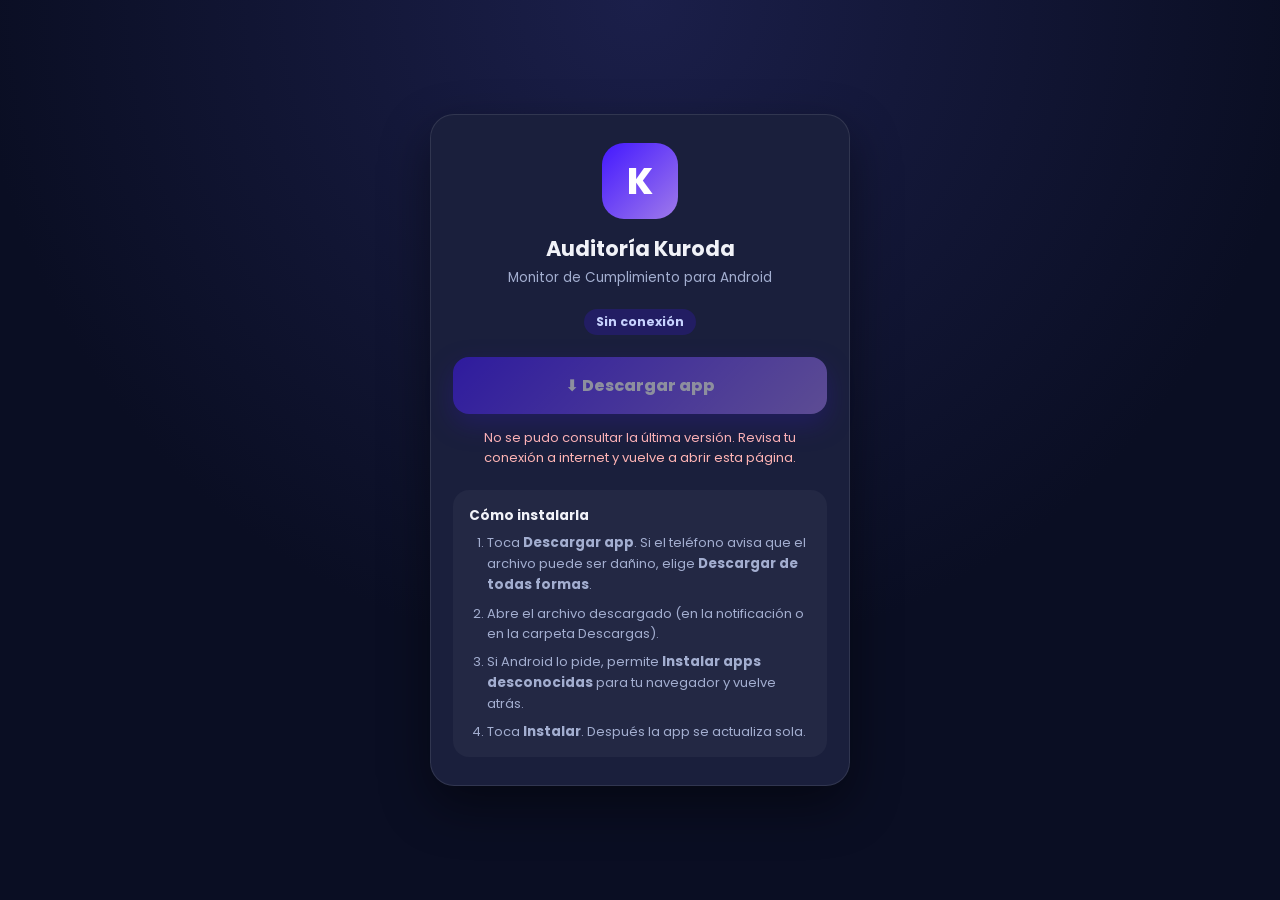
<file: descargar/index.html>
<!DOCTYPE html>
<html lang="es">
<head>
<meta charset="UTF-8">
<meta name="viewport" content="width=device-width, initial-scale=1">
<title>Descargar app — Auditoría Kuroda</title>
<!-- Página corta para instalar la app en otros teléfonos: /descargar
     Lee latest.json (el mismo que usa la app para actualizarse) y descarga siempre la última
     versión, sin tener que escribir la dirección larga de Supabase. -->
<meta http-equiv="Cache-Control" content="no-cache, no-store, must-revalidate">
<link rel="preconnect" href="https://fonts.googleapis.com">
<link href="https://fonts.googleapis.com/css2?family=Poppins:wght@400;600;700;800&display=swap" rel="stylesheet">
<style>
  :root { --blue: #4318ff; --blue2: #9f7aea; --bg: #0a0e23; --card: #1a1f3c; --txt: #f1f2f8; --muted: #a3aed0; }
  * { box-sizing: border-box; }
  body { margin: 0; min-height: 100vh; display: flex; align-items: center; justify-content: center; padding: 24px 16px;
    background: radial-gradient(circle at top, #1b1f4a, var(--bg) 60%); color: var(--txt); font-family: Poppins, system-ui, sans-serif; }
  .caja { width: 100%; max-width: 420px; background: var(--card); border: 1px solid rgba(255,255,255,.1); border-radius: 24px;
    padding: 28px 22px; text-align: center; box-shadow: 0 20px 50px rgba(0,0,0,.45); }
  .logo { width: 76px; height: 76px; margin: 0 auto 14px; border-radius: 22px; display: flex; align-items: center; justify-content: center;
    font-size: 36px; font-weight: 800; color: #fff; background: linear-gradient(135deg, var(--blue), var(--blue2)); }
  h1 { font-size: 21px; margin: 0 0 4px; }
  .sub { color: var(--muted); font-size: 13.5px; margin: 0 0 20px; }
  .ver { display: inline-block; padding: 4px 12px; border-radius: 20px; background: rgba(67,24,255,.2); color: #c7d2fe; font-size: 12.5px; font-weight: 700; }
  .notas { text-align: left; margin: 16px 0 0; padding: 0 0 0 18px; color: var(--muted); font-size: 13px; line-height: 1.6; }
  .btn { display: block; margin: 22px 0 0; padding: 16px; border-radius: 16px; color: #fff; text-decoration: none; font-weight: 800; font-size: 16px;
    background: linear-gradient(135deg, var(--blue), var(--blue2)); box-shadow: 0 10px 26px rgba(67,24,255,.35); }
  .btn[aria-disabled="true"] { opacity: .5; pointer-events: none; }
  .pasos { text-align: left; margin: 22px 0 0; padding: 16px 16px 6px; border-radius: 16px; background: rgba(255,255,255,.04); font-size: 13px; line-height: 1.55; }
  .pasos b { display: block; margin-bottom: 6px; font-size: 13.5px; }
  .pasos ol { margin: 0; padding-left: 18px; color: var(--muted); }
  .pasos li { margin-bottom: 8px; }
  .err { color: #ffb4b4; font-size: 13px; margin-top: 14px; }
</style>
</head>
<body>
  <main class="caja">
    <div class="logo">K</div>
    <h1>Auditoría Kuroda</h1>
    <p class="sub">Monitor de Cumplimiento para Android</p>
    <span class="ver" id="ver">Buscando la última versión…</span>
    <ul class="notas" id="notas" hidden></ul>
    <a class="btn" id="btn" href="#" aria-disabled="true">⬇️ Descargar app</a>
    <div class="err" id="err" hidden></div>
    <!-- iPhone / iPad: no hay archivo que descargar; la app se instala desde Safari. -->
    <div class="pasos" id="ios" hidden>
      <b>Cómo instalarla en iPhone o iPad</b>
      <ol>
        <li>Abre el Monitor <b style="display:inline">en Safari</b> con el botón de abajo.</li>
        <li>Toca <b style="display:inline">Compartir</b> (el cuadro con la flecha hacia arriba).</li>
        <li>Elige <b style="display:inline">Agregar a inicio</b> y luego <b style="display:inline">Agregar</b>.</li>
        <li>Abre la app desde el ícono <b style="display:inline">Monitor</b> de tu pantalla de inicio. Se actualiza sola.</li>
      </ol>
    </div>
    <a class="btn" id="btn-ios" href="../" style="display:none">Abrir el Monitor</a>
    <div class="pasos" id="android">
      <b>Cómo instalarla</b>
      <ol>
        <li>Toca <b style="display:inline">Descargar app</b>. Si el teléfono avisa que el archivo puede ser dañino, elige <b style="display:inline">Descargar de todas formas</b>.</li>
        <li>Abre el archivo descargado (en la notificación o en la carpeta Descargas).</li>
        <li>Si Android lo pide, permite <b style="display:inline">Instalar apps desconocidas</b> para tu navegador y vuelve atrás.</li>
        <li>Toca <b style="display:inline">Instalar</b>. Después la app se actualiza sola.</li>
      </ol>
    </div>
  </main>
<script>
(function () {
  'use strict';
  var INFO = 'https://xlygkolfmetytowixtnb.supabase.co/storage/v1/object/public/app-releases/latest.json';
  var $ = function (id) { return document.getElementById(id); };
  /* iPhone / iPad: se muestran los pasos para instalarla desde Safari en vez del APK. */
  var esIos = /iPad|iPhone|iPod/.test(navigator.userAgent) || (navigator.platform === 'MacIntel' && navigator.maxTouchPoints > 1);
  if (esIos) {
    document.querySelector('.sub').textContent = 'Monitor de Cumplimiento para iPhone y iPad';
    $('ver').textContent = 'Se instala desde Safari';
    $('btn').hidden = true; $('btn').style.display = 'none';
    $('android').hidden = true;
    $('ios').hidden = false;
    $('btn-ios').style.display = 'block';
    return;
  }
  fetch(INFO + '?t=' + Date.now(), { cache: 'no-store' })
    .then(function (r) { if (!r.ok) throw new Error('HTTP ' + r.status); return r.json(); })
    .then(function (j) {
      if (!j || !j.url) throw new Error('sin enlace');
      $('ver').textContent = 'Versión ' + j.versionName + (j.tamano ? ' · ' + Math.round(j.tamano / 1024) + ' KB' : '');
      var notas = Array.isArray(j.notas) ? j.notas : [];
      if (notas.length) {
        notas.forEach(function (n) { var li = document.createElement('li'); li.textContent = n; $('notas').appendChild(li); });
        $('notas').hidden = false;
      }
      var b = $('btn');
      b.href = j.url;
      b.setAttribute('download', 'AuditoriaKuroda-v' + j.versionName + '.apk');
      b.removeAttribute('aria-disabled');
    })
    .catch(function () {
      $('ver').textContent = 'Sin conexión';
      $('err').textContent = 'No se pudo consultar la última versión. Revisa tu conexión a internet y vuelve a abrir esta página.';
      $('err').hidden = false;
    });
})();
</script>
</body>
</html>
</file>
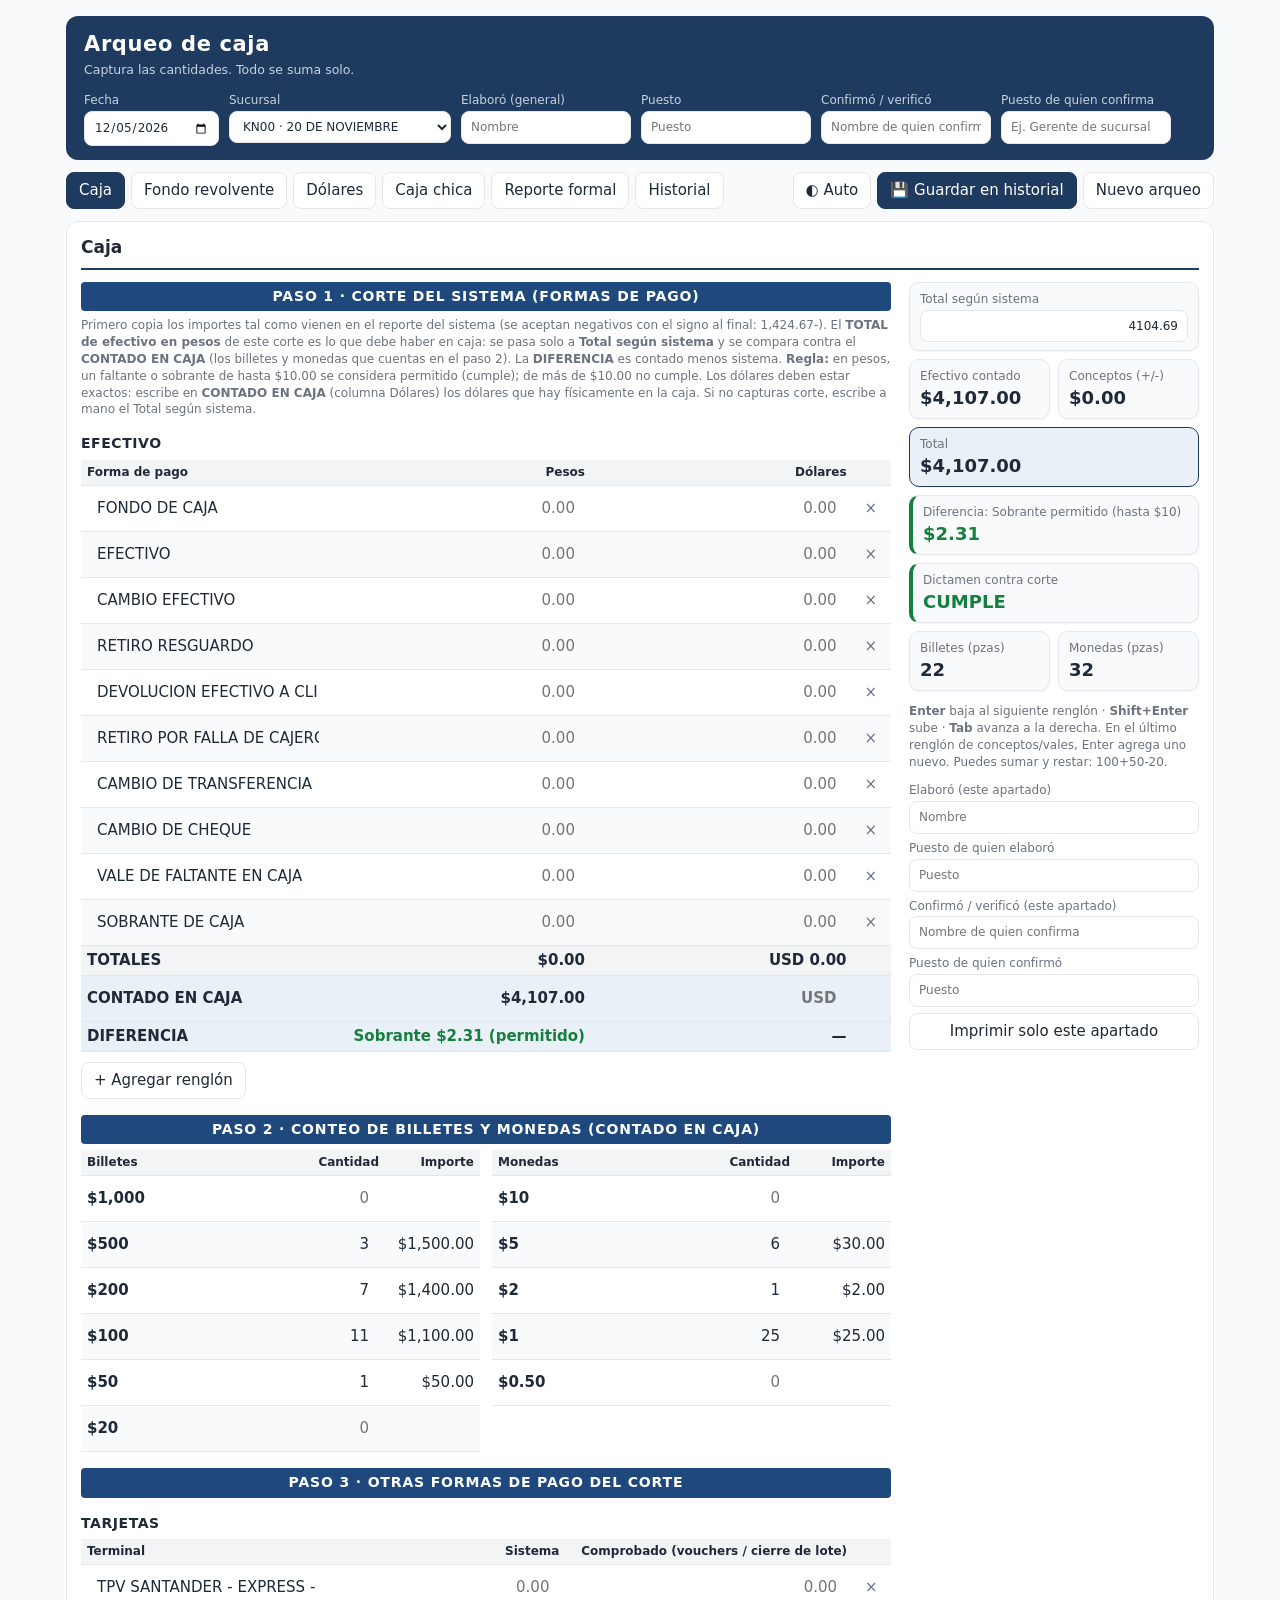
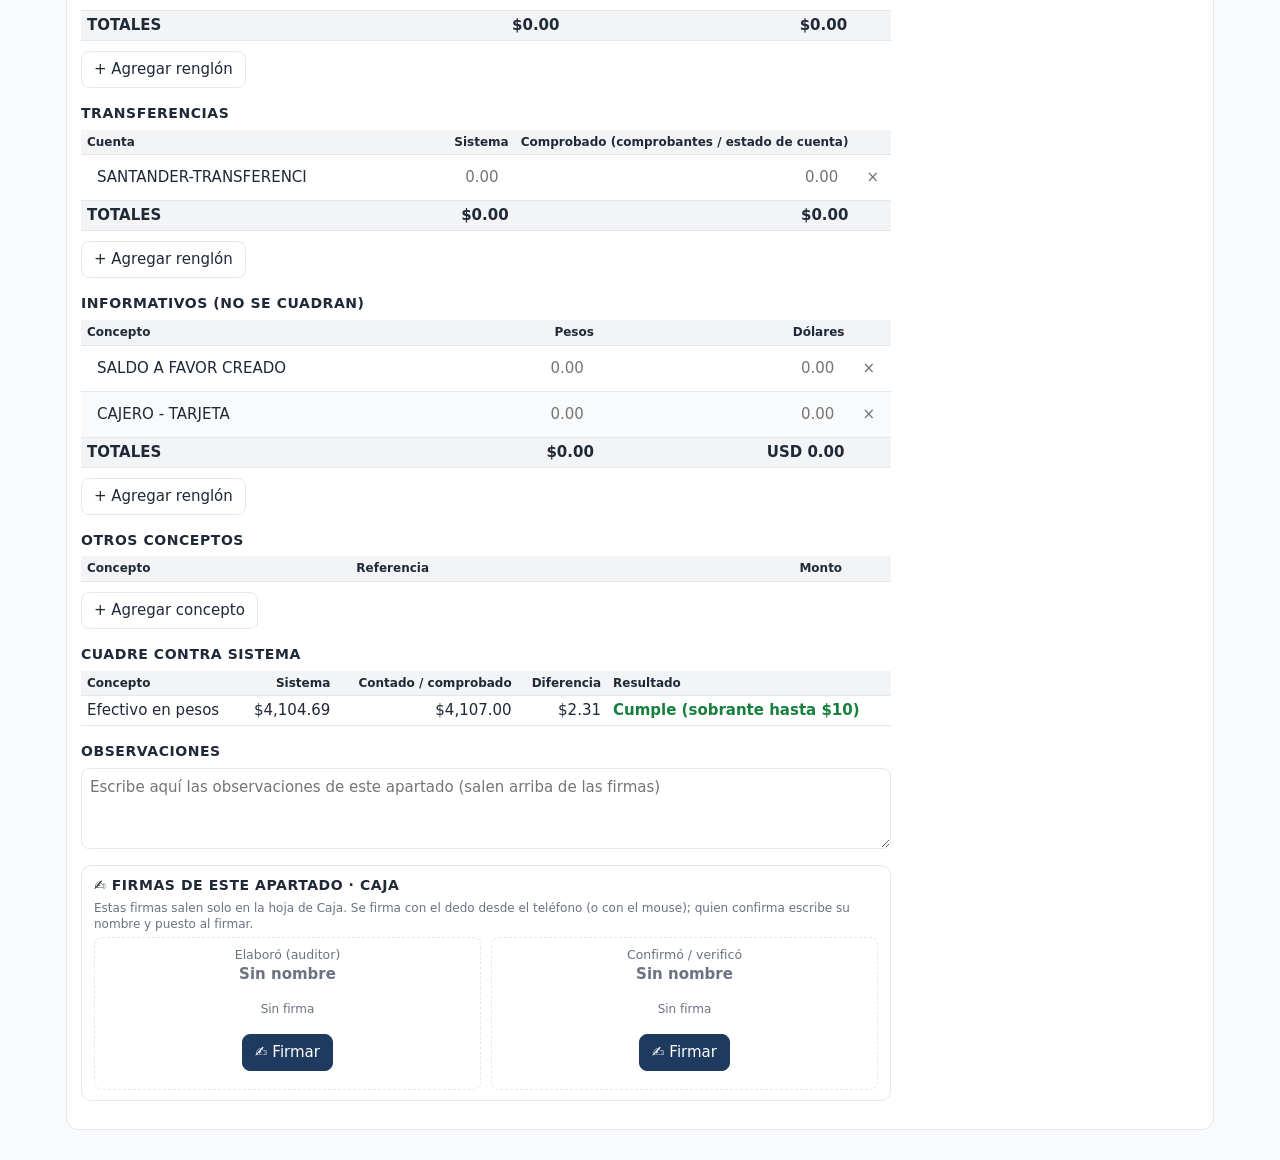
<file: assets/arqueo.html>
<!DOCTYPE html>
<html lang="es">
<head>
<meta charset="utf-8">
<meta name="viewport" content="width=device-width, initial-scale=1, viewport-fit=cover">
<title>Arqueo de caja</title>
<script>try{if(window.parent!==window&&window.parent.getSbClient){document.documentElement.classList.add('emb');document.write('<link href="https://fonts.googleapis.com/css2?family=Poppins:wght@400;500;600;700&display=swap" rel="stylesheet">')}}catch(e){}</script>
<style>
:root{--bg:#f9fafb;--card:#fff;--bd:#e5e7eb;--tx:#1f2937;--mu:#6b7280;--ac:#1f3a5f;--acbg:#eaf0f8;--ok:#15803d;--bad:#b91c1c;--hd:#f3f4f6;color-scheme:light;box-sizing:border-box;padding-top:env(safe-area-inset-top,0px);padding-bottom:env(safe-area-inset-bottom,0px)}
@media(prefers-color-scheme:dark){:root:not([data-theme=light]){--bg:#111827;--card:#1f2937;--bd:#374151;--tx:#f3f4f6;--mu:#9ca3af;--ac:#7fb0ea;--acbg:#1c3556;--ok:#4ade80;--bad:#f87171;--hd:#273244;color-scheme:dark}}
:root[data-theme=dark]{--bg:#111827;--card:#1f2937;--bd:#374151;--tx:#f3f4f6;--mu:#9ca3af;--ac:#7fb0ea;--acbg:#1c3556;--ok:#4ade80;--bad:#f87171;--hd:#273244;color-scheme:dark}
*{box-sizing:border-box}html{scroll-padding-top:env(safe-area-inset-top,0px)}
body{margin:0;background:var(--bg);color:var(--tx);font:15px/1.4 system-ui,-apple-system,"Segoe UI",Roboto,sans-serif}
main{max-width:900px;margin:0 auto;padding:16px}
h1{font-size:20px;margin:0}h2{font-size:17px;margin:0 0 10px}h3{font-size:14px;margin:16px 0 6px;text-transform:uppercase;letter-spacing:.04em}
header{display:flex;flex-wrap:wrap;gap:12px;align-items:end;justify-content:space-between;margin-bottom:12px}
.meta{display:flex;flex-wrap:wrap;gap:10px}
label.f{display:flex;flex-direction:column;gap:2px;font-size:12px;color:var(--mu)}
input,select{font:inherit;color:var(--tx);background:var(--card);border:1px solid var(--bd);border-radius:8px;padding:7px 9px;min-width:0}
input:focus{outline:2px solid var(--ac);outline-offset:-1px}
nav{display:flex;gap:6px;flex-wrap:wrap;margin-bottom:12px}
.cldst{align-self:center;font-size:12px;color:var(--ok)}.cldst.bad{color:var(--bad)}
input.auto{background:transparent!important;border-style:dashed!important;cursor:default;font-weight:700}
button{font:inherit;cursor:pointer;border:1px solid var(--bd);background:var(--card);color:var(--tx);border-radius:8px;padding:7px 12px}
button:hover{border-color:var(--ac)}
nav button.on,.pri{background:var(--ac);color:#fff;border-color:var(--ac)}
@media(prefers-color-scheme:dark){:root:not([data-theme=light]) nav button.on,:root:not([data-theme=light]) .pri{color:#0b1b30}}
.sec{display:none;background:var(--card);border:1px solid var(--bd);border-radius:12px;padding:14px;margin-bottom:14px}.sec.on{display:block}
.sc{overflow-x:auto}
table{border-collapse:collapse;width:100%}
th,td{border-bottom:1px solid var(--bd);padding:4px 6px;text-align:left;white-space:nowrap}
th{background:var(--hd);font-size:12px;font-weight:600}
td.n,th.n{text-align:right;font-variant-numeric:tabular-nums}
tr.gh th{background:var(--acbg);color:var(--ac)}
td.dl{font-weight:600;width:110px}
input.q{width:100%;min-width:80px;text-align:right}input.t{width:100%;min-width:150px}
.x{border:0;background:none;color:var(--mu);padding:2px 6px}.x:hover{color:var(--bad)}
.bt{margin:10px 0}.hint{color:var(--mu);font-size:12px;margin:4px 0}
.g{display:grid;grid-template-columns:repeat(auto-fit,minmax(150px,1fr));gap:8px;margin-top:12px}
.c{border:1px solid var(--bd);border-radius:10px;padding:8px 10px;background:var(--bg)}
.c small{display:block;color:var(--mu);font-size:12px}.c b{font-size:17px;font-variant-numeric:tabular-nums}
.c.t{background:var(--acbg);border-color:var(--ac)}
.r.ok b{color:var(--ok)}.r.bad b{color:var(--bad)}
.rep{font-size:13px}.rep .top{text-align:center;margin-bottom:10px}.rep .top h2{font-size:20px;letter-spacing:.06em;margin:0}
.rep .info{display:flex;justify-content:space-between;flex-wrap:wrap;gap:6px;border:1px solid var(--bd);padding:6px 10px;margin-bottom:6px}
.rt td,.rt th{border:1px solid var(--bd)}.rt tr.st td{font-weight:700;background:var(--hd)}
.rep section{break-inside:avoid}
.sig{display:grid;grid-template-columns:1fr 1fr;gap:50px;margin-top:60px;text-align:center}
.sig div{border-top:1px solid var(--tx);padding-top:4px}.sig small{display:block;color:var(--mu)}
:root[data-theme=dark] nav button.on,:root[data-theme=dark] .pri{color:#0b1b30}
input.dt{min-width:130px}tfoot td{font-weight:600;background:var(--hd)}
h3.nb{background:#1f497d;color:#fff;text-align:center;padding:5px;border-radius:4px;letter-spacing:.06em}
label.ck{display:inline-flex;gap:6px;align-items:center;margin:0 14px 6px 0}label.ck input{width:auto}
.pg{break-after:page;margin-bottom:24px}.pg:last-child{break-after:auto}

header{background:#1f3a5f;color:#fff;border-radius:12px;padding:14px 18px}
header h1{color:#fff;font-size:21px;letter-spacing:.03em}header small{color:#c7d2e0!important}header label.f{color:#c7d2e0}
h2{padding-bottom:8px;border-bottom:2px solid var(--ac);margin-bottom:12px}
td input,th input{border-color:transparent;background:transparent}td input:hover{border-color:var(--bd)}td input:focus{background:var(--card)}
tbody tr:not(.gh):nth-child(even) td{background:var(--bg)}
.c{box-shadow:0 1px 2px rgba(0,0,0,.05)}.c b{font-size:18px}
.r.ok{border-left:4px solid var(--ok)}.r.bad{border-left:4px solid var(--bad)}
.pg{--n:#1f3a5f;background:#fff;color:#111;border:1px solid #cfd4da;border-radius:4px;padding:30px 34px;margin:0 auto 22px;max-width:820px;font-size:12.5px;line-height:1.35;box-shadow:0 2px 8px rgba(0,0,0,.08);-webkit-print-color-adjust:exact;print-color-adjust:exact}
.pg .lh{display:flex;justify-content:space-between;align-items:flex-end;border-bottom:4px double var(--n);padding-bottom:8px;margin-bottom:10px}
.pg .lh h2{font-size:22px;letter-spacing:.1em;color:var(--n);margin:0;border:0;padding:0}.pg .lh small{color:#555;text-transform:uppercase;letter-spacing:.06em}
.pg .ib{display:grid;grid-template-columns:repeat(3,1fr);border:1px solid #b8bec6;margin-bottom:12px}
.pg .ib div{padding:5px 9px;border-right:1px solid #b8bec6;font-weight:600}.pg .ib div:last-child{border:0}
.pg .ib small{display:block;font-size:9.5px;text-transform:uppercase;color:#666;letter-spacing:.06em;font-weight:400}
.pg .sh{font-size:11px;font-weight:700;text-transform:uppercase;letter-spacing:.07em;color:var(--n);margin:14px 0 4px;border-bottom:1px solid var(--n)}
.pg .sh.nb{background:#1f497d;color:#fff;text-align:center;padding:3px;border:0}
.pg table.rt{width:100%;border-collapse:collapse}
.pg .rt th{background:var(--n);color:#fff;border:1px solid var(--n);font-size:10.5px;text-transform:uppercase;letter-spacing:.04em;padding:4px 7px}
.pg .rt td{border:1px solid #cfd4da;padding:3px 7px;color:#111;background:#fff}
.pg .rt tbody tr:nth-child(even) td{background:#f4f6f9}
.pg .rt tfoot td,.pg .rt tr.st td{background:#e5eaf1!important;font-weight:700}
.pg .rt.cl{width:55%;margin-left:auto}.pg .mu{color:#777;text-align:center}
.pg .okc{color:#166534;font-weight:700}.pg .badc{color:#991b1b;font-weight:700}
.pg .db{display:flex;justify-content:space-between;align-items:center;width:55%;margin:8px 0 0 auto;padding:8px 12px;border:2px solid;font-size:14px;text-transform:uppercase;letter-spacing:.05em}
.pg .db.ok{color:#166534;background:#dcfce7;border-color:#166534}.pg .db.bad{color:#991b1b;background:#fee2e2;border-color:#991b1b}.pg .db b{font-size:18px}
.pg .ob{border:1px solid #b8bec6;min-height:54px;margin-top:16px;padding:4px 8px}.pg .ob small{color:#666;text-transform:uppercase;font-size:9.5px;letter-spacing:.06em}
.pg .sg{display:grid;grid-template-columns:1fr 1fr;gap:56px;margin-top:54px;text-align:center}
.pg .sg div{border-top:1px solid #111;padding-top:4px}.pg .sg small{display:block;color:#555;font-size:10.5px}
.pg .ft{margin-top:22px;border-top:1px solid #cfd4da;padding-top:4px;color:#777;font-size:10px;text-align:center}
textarea{font:inherit;width:100%;color:var(--tx);background:var(--card);border:1px solid var(--bd);border-radius:8px;padding:8px;resize:vertical}textarea:focus{outline:2px solid var(--ac);outline-offset:-1px}
.ev{display:block;color:var(--mu);font-size:11px;text-align:right}.pg .ob div{margin-top:3px;font-size:12px}
@media print{:root,:root:not([data-theme=light]),:root[data-theme=dark]{--bg:#fff!important;--card:#fff!important;--tx:#000!important;--bd:#999!important;--mu:#444!important;--hd:#eee!important;--acbg:#eee!important;--ok:#000!important;--bad:#000!important}
header,nav,.noprint{display:none!important}.sec{border:0;padding:0}main{padding:0;max-width:none}@page{size:letter;margin:0}}
main{max-width:1180px}
.wk{display:grid;grid-template-columns:minmax(0,1fr) 290px;gap:18px;align-items:start}
.wk>.mn{min-width:0}.wk>.mn>h3:first-child{margin-top:0}
.side{position:sticky;top:8px;display:flex;flex-direction:column;gap:8px}
.side .g{grid-template-columns:1fr 1fr;margin-top:0}.side .g .c.t,.side .g .c.r,.side .g label.c{grid-column:1/-1}
.side .meta{flex-direction:column;gap:6px}.side .meta input{width:100%}
.cnt{display:grid;grid-template-columns:1fr 1fr;gap:12px;align-items:start}
table.den td.dl{width:80px}table.den td.n.im{min-width:95px}
tbody tr:focus-within td{background:var(--acbg)!important}
tr.vu td{background:var(--acbg)!important;font-weight:600}tr.vu input{font-weight:600}
.hpend{color:var(--mu);font-style:italic}input.tq{text-align:right}
.hok{color:var(--ok);font-weight:600}.hbad{color:var(--bad);font-weight:600}#hist tr.cur td{background:var(--acbg)}
header select{min-width:90px}
@media(max-width:860px){.wk{grid-template-columns:1fr}.side{position:static}}
@media(max-width:520px){.cnt{grid-template-columns:1fr}}
.pg{font-family:Arial,"Helvetica Neue",Helvetica,sans-serif}
table.pw{width:100%;border-collapse:collapse}table.pw>*>tr>td{border:0;padding:0;white-space:normal;background:none!important}.pw .spt,.pw .spb{display:none}
@media print{table.pw>*>tr>td{padding:0 12mm}.pw .spt{display:block;height:10mm}.pw .spb{display:block;height:9mm}}
.pg .blk{break-inside:avoid;page-break-inside:avoid}
.pg .ob{min-height:44px!important;margin-top:12px!important}.pg .sg{margin-top:42px!important}.pg .ft{margin-top:14px!important}.pg .rt td{padding:2px 7px!important}
.pg .rt{table-layout:fixed}.pg .rt td,.pg .rt th{white-space:normal;overflow-wrap:anywhere;vertical-align:top}.pg .rt td.n{white-space:nowrap;text-align:right}.pg .rt th.n{text-align:right}.pg .rt td.okc{color:#166534}.pg .rt td.badc{color:#991b1b}
.pg .let{margin:4px 0 0 auto;width:55%;font-size:11px;text-align:right;color:#333}.pg .let b{color:#111}
.pg .sh{border-bottom-width:2px}
@media print{html,body,main,.sec{width:auto!important;max-width:none!important;overflow:visible!important}.pg{width:auto!important}}
@media print{.pg{border:0!important;border-radius:0;padding:0;margin:0;max-width:none;box-shadow:none}.pg .lh h2{font-size:20px}}
/* ===== ARQUEO_EMBED: dentro del Monitor toma su diseño (Poppins, azul/morado, tarjetas redondeadas) ===== */
@media screen{
html.emb{--bg:#f8f9fc;--card:#fff;--bd:#e9ecf4;--tx:#344767;--mu:#8392ab;--ac:#5e72e4;--ac2:#825ee4;--acbg:#eef0fd;--ok:#16a34a;--bad:#f5365c;--hd:#f6f7fb;color-scheme:light}
html.emb[data-theme=dark]{--bg:#0f1430;--card:#1a1f3c;--bd:rgba(255,255,255,.12);--tx:#f1f2f8;--mu:#bcc4d6;--ac:#7c6bff;--ac2:#9f7aea;--acbg:rgba(124,107,255,.16);--ok:#3ddc97;--bad:#ff7a7a;--hd:rgba(255,255,255,.05);color-scheme:dark}
html.emb body{background:transparent;font-family:'Poppins','Inter','Segoe UI',system-ui,sans-serif;font-size:14px}
html.emb main{max-width:none;padding:2px 4px 24px}
html.emb header{background:linear-gradient(135deg,var(--ac),var(--ac2));border-radius:16px;padding:12px 18px;box-shadow:0 4px 20px rgba(94,114,228,.25)}
html.emb header h1{font-size:18px;font-weight:700}html.emb header small,html.emb header label.f{color:rgba(255,255,255,.85)!important}
html.emb header input,html.emb header select{border:0;border-radius:10px;background:rgba(255,255,255,.95);color:#344767}
html.emb nav{align-items:center}
html.emb button{border-radius:10px;font-weight:500;transition:all .15s}
html.emb nav button.on,html.emb .pri{background:linear-gradient(135deg,var(--ac),var(--ac2));color:#fff!important;border-color:transparent;box-shadow:0 4px 12px rgba(94,114,228,.3)}
html.emb .sec{border-radius:18px;border-color:var(--bd);box-shadow:0 8px 24px -6px rgba(20,30,60,.08);padding:18px}
html.emb h2{border-bottom-color:var(--ac);font-weight:700}html.emb h3{color:var(--tx);font-weight:600}
html.emb h3.nb,html.emb h3.sy{background:linear-gradient(135deg,var(--ac),var(--ac2));color:#fff;border-radius:10px;padding:6px;text-align:center}
html.emb .c{border-radius:14px;background:var(--card)}html.emb .c.t{background:var(--acbg);border-color:var(--ac)}
html.emb input,html.emb select,html.emb textarea{border-radius:10px}
html.emb input:focus,html.emb textarea:focus{outline-color:var(--ac)}
html.emb th{color:var(--mu);font-weight:600}
html.emb .pg{color:#111}
}
.cldst.auto{color:var(--mu)}
.pg .sg .pu{display:block;font-size:11px;color:#333;margin-top:1px}
.pg.meas{width:calc(215.9mm - 24mm)!important;max-width:none!important;padding:0!important;border:0!important;box-shadow:none!important}
@media print{.pg .fit{zoom:var(--z,1)}}
/* Firmas: se dibujan con el dedo o el mouse y salen sobre la línea de firma del documento. */
.pg .sg>div{position:relative}.pg .sg .fi{position:absolute;left:50%;bottom:100%;transform:translateX(-50%);height:46px;max-width:90%;object-fit:contain}
.pg .sg .fe{display:block;font-size:9px;color:#777}
.fpan{border:1px solid var(--bd);border-radius:10px;padding:10px 12px;margin:10px 0 14px}.fpan h3{margin:0 0 4px}
.frow{display:grid;grid-template-columns:1fr 1fr;gap:10px}@media(max-width:600px){.frow{grid-template-columns:1fr}}
.fbox{border:1px dashed var(--bd);border-radius:8px;padding:8px;text-align:center}.fbox small{display:block;color:var(--mu)}.fbox img{display:block;height:56px;max-width:100%;margin:4px auto;background:#fff;border-radius:4px}.fbox .sin{display:block;color:var(--mu);margin:16px 0;font-size:12px}
.fov{position:fixed;inset:0;background:rgba(0,0,0,.55);z-index:999;display:flex;align-items:center;justify-content:center;padding:12px}
.fov .fcard{background:var(--card);color:var(--tx);border-radius:12px;padding:14px;width:min(620px,100%);box-shadow:0 10px 40px rgba(0,0,0,.4)}
.fov canvas{display:block;width:100%;height:200px;background:#fff;border:2px dashed #94a3b8;border-radius:8px;touch-action:none;cursor:crosshair}
.fov .bt{display:flex;gap:8px;justify-content:flex-end;margin-top:10px;flex-wrap:wrap}
.hfi{display:inline-block;font-size:11px;margin-left:4px;padding:1px 6px;border-radius:9px;background:var(--acbg,#eef);white-space:nowrap}
nav .tabs,nav .acts{display:contents}
input.t.nm{min-width:230px}input.t.wc{min-width:220px}
.fov .fdat{display:grid;grid-template-columns:1fr 1fr;gap:8px;margin-bottom:6px}.fov .fdat input{width:100%}.fov .fins{margin:0 0 6px}
.mob,#mbar{display:none}html.fmodal,html.fmodal body{overflow:hidden}
.pg.meas{zoom:1!important}
@media print{#mbar,#hdtog{display:none!important}#repbody .pg{zoom:1!important}}
/* ===== Teléfono: todo en una columna, encabezado plegable, pestañas deslizables, tablas como
   tarjetas, barra inferior con la diferencia y firma a pantalla completa ===== */
@media screen and (max-width:640px){
 body{font-size:15px}main,html.emb main{padding:0 0 86px}
 header,html.emb header{display:block;padding:10px 14px;border-radius:14px;margin-bottom:8px}
 header .ttl{display:none}
 #hdtog{display:flex;width:100%;align-items:center;justify-content:space-between;gap:8px;background:transparent!important;border:0;color:#fff;padding:2px 0;text-align:left;box-shadow:none!important;min-height:0}
 #hdres{font-size:15px;line-height:1.25}#hdres small{display:block;font-size:12px;opacity:.85;font-weight:400}
 #hdtog .chev{font-size:18px;transition:transform .2s}header.abierto #hdtog .chev{transform:rotate(180deg)}
 header:not(.abierto) .meta{display:none}
 header .meta{display:grid;grid-template-columns:1fr 1fr;gap:8px 10px;margin-top:10px}
 header .meta label.f{min-width:0}header .meta input,header .meta select{width:100%;padding:9px 10px}
 header .meta input.auto{padding:4px 2px;color:inherit}
 input,select,textarea{font-size:16px}
 nav,html.emb nav{position:sticky;top:0;z-index:30;background:var(--bg);flex-direction:column;align-items:stretch;gap:6px;margin:0 0 10px;padding:6px 0}
 nav .tabs,nav .acts{min-width:0;width:100%;max-width:100%}
 .wk{align-items:stretch!important}
 nav .tabs{display:flex;gap:6px;overflow-x:auto;scrollbar-width:none;-webkit-overflow-scrolling:touch;padding:2px}
 nav .tabs::-webkit-scrollbar{display:none}
 nav .tabs button{flex:0 0 auto;white-space:nowrap;padding:8px 14px}
 nav .acts{display:flex;gap:6px;align-items:center}nav .acts>span:first-child{display:none}
 nav .acts .cldst{flex:1;min-width:0;font-size:11px;overflow:hidden;text-overflow:ellipsis;white-space:nowrap}
 nav .acts button{flex:0 0 auto;padding:8px 12px}
 button{min-height:40px}.x{min-height:0;font-size:20px;padding:4px 8px}
 .sec,html.emb .sec{padding:12px 10px;border-radius:14px}
 h2{font-size:16px}h3{font-size:13px}h3.nb,html.emb h3.nb{font-size:12.5px;line-height:1.3}
 .wk{display:flex;flex-direction:column;gap:12px}
 .side{display:contents}
 .side .g{order:-1;grid-template-columns:1fr 1fr;gap:6px;margin:0}
 .side .g .c.t,.side .g .c.r{grid-column:auto}.side .g .c[id$=-bp],.side .g .c[id$=-mp]{display:none}
 .side .g .c.r b{font-size:13.5px}
 p.hint.mob{display:block}p.hint.lg{display:none}
 .side>p.hint{display:none}
 .side .meta{order:2;display:grid;grid-template-columns:1fr 1fr;gap:8px}.side .meta button{grid-column:1/-1}
 .c{padding:6px 9px}.c b,.c.t b{font-size:15px}.c small{font-size:11px}
 input.q{min-width:0;padding:9px 8px}
 th,td{padding:4px}
 .cnt{grid-template-columns:1fr;gap:8px}
 table.den td.dl{width:auto;font-size:15px}table.den td:nth-child(2){width:38%}table.den td.n.im{min-width:0;width:34%;font-size:13px}
 /* Corte del sistema: cada forma de pago es una tarjeta (nombre completo arriba, Pesos | Dólares abajo). */
 table.sys tbody tr{padding:4px 34px 6px 10px;gap:0 8px;margin-bottom:6px}table.sys tbody input.q{padding:6px 8px}
 table.sys tbody td[data-l]::before{font-size:10px;margin:0}
 table.sys td.snm input{font-size:13px;font-weight:600;border-color:transparent!important;background:transparent!important;padding:4px 0}
 table.sys tfoot{margin-top:4px}
 table.sys tfoot tr{display:grid!important;grid-template-columns:1.15fr 1fr 1fr;gap:6px;align-items:center;margin-bottom:6px}
 table.sys tfoot td{display:block;white-space:normal;font-size:12.5px;padding:0;background:none!important;text-align:right}
 table.sys tfoot td:first-child{text-align:left;font-weight:700}
 table.sys tfoot td[data-l]::before{content:attr(data-l);display:block;font-size:10px;color:var(--mu);font-weight:400}
 table.sys tfoot tr.vu{background:var(--acbg)}
 table.sys tfoot input.q{padding:6px;font-size:15px;border:1px solid var(--bd)!important;background:var(--card)!important}
 table.cards,table.cards tbody,table.cards tfoot{display:block}table.cards thead{display:none}
 table.cards tbody tr{display:grid;grid-template-columns:1fr 1fr;gap:6px 8px;border:1px solid var(--bd);border-radius:12px;padding:8px 38px 8px 10px;margin-bottom:8px;position:relative;background:var(--card)}
 table.cards tbody tr:focus-within{border-color:var(--ac)}
 table.cards tbody tr td{display:block;border:0;padding:0;background:none!important;white-space:normal;min-width:0}
 table.cards td.w2{grid-column:1/-1}
 table.cards td[data-l]::before{content:attr(data-l);display:block;font-size:11px;color:var(--mu);margin-bottom:1px}
 table.cards td.xc{position:absolute;top:4px;right:2px}
 table.cards td input{width:100%;min-width:0!important;border:1px solid var(--bd)!important;background:var(--bg)!important}
 table.cards tfoot tr{display:flex;justify-content:space-between;padding:8px 10px;border-radius:10px;background:var(--hd)}
 table.cards tfoot td{border:0;background:none}table.cards tfoot td:empty{display:none}
 table.hcards tbody tr{padding:10px}table.hcards td.hf,table.hcards td.hs{font-size:14px}
 table.hcards td.ha{grid-column:1/-1;display:flex!important;gap:6px;flex-wrap:wrap;margin-top:4px}table.hcards td.ha button{flex:1 1 auto}
 #mbar.on{display:grid;grid-template-columns:1fr 1fr 1.25fr;gap:6px;position:fixed;left:0;right:0;bottom:0;z-index:40;background:var(--card);border-top:1px solid var(--bd);padding:8px 12px calc(8px + env(safe-area-inset-bottom,0px));box-shadow:0 -6px 18px rgba(20,30,60,.12)}
 #mbar small{display:block;font-size:10.5px;color:var(--mu);white-space:nowrap;overflow:hidden;text-overflow:ellipsis}#mbar b{font-size:14.5px;font-variant-numeric:tabular-nums;white-space:nowrap}
 #mbar .md{border-left:3px solid var(--bd);padding-left:8px}#mbar.ok .md{border-color:var(--ok)}#mbar.ok .md b{color:var(--ok)}#mbar.bad .md{border-color:var(--bad)}#mbar.bad .md b{color:var(--bad)}
 #repbody .pg{width:780px;max-width:none;zoom:var(--mz,1);margin:0 0 14px}
 label.ck{margin:0 10px 8px 0}
 .fov{padding:0;align-items:stretch}
 .fov .fcard{width:100%;height:100%;border-radius:0;display:flex;flex-direction:column;padding:12px 12px calc(12px + env(safe-area-inset-bottom,0px))}
 .fov .fcard{justify-content:center}.fov canvas{flex:1 1 auto;height:auto;min-height:160px;max-height:340px}
 .fov .bt{display:grid;grid-template-columns:1fr 1fr 1.4fr}.fov .bt button{min-height:48px}
}
</style>
</head>
<body>
<script src="hojas-pdf.js?v=2026-11-26"></script>
<main>
<header>
 <div class="ttl"><h1>Arqueo de caja</h1><small style="color:var(--mu)">Captura las cantidades. Todo se suma solo.</small></div>
 <button type="button" id="hdtog" class="mob" data-a="hdtog"><span id="hdres"></span><span class="chev">▾</span></button>
 <div class="meta" id="meta"></div>
</header>
<nav id="nav"></nav>
<div id="app"></div>
<div id="mbar" class="mob"></div>
<datalist id="cl"><option value="Vale"><option value="Faltante"><option value="NC"><option value="Morralla"><option value="Cheque"><option value="Tarjeta"><option value="Depósito"></datalist>
</main>
<script>
const $=s=>document.querySelector(s);
const NAMES={caja:'Caja',fondon:'Fondo revolvente',usd:'Dólares',chica:'Caja chica',rep:'Reporte formal',hist:'Historial'};
const SUCN={KN00:'20 DE NOVIEMBRE',KN01:'MARIANO MATAMOROS',KN03:'ENSENADA MAYOREO',KN04:'ENSENADA MENUDEO',KN05:'MEXICALI MENUDEO',KN06:'MEXICALI MAYOREO',KN07:'PUERTO PEÑASCO',KN09:'MOSAIKOS',KN14:'PROYECTOS TIJUANA',KN16:'CEDIS TECATE',KN17:'ROSARITO',KN18:'PEDREGAL',KN19:'TECATE',KN21:'NOGALES'};
const SUC=Object.keys(SUCN);
const sucTxt=s=>SUCN[s]?s+' · '+SUCN[s]:String(s||'');
/* ARQUEO_EMBED: dentro del Monitor (iframe del mismo origen) el historial vive en Supabase
   (tablas arqueos / arqueo_apartados, migración 20261124_arqueos.sql) y se usa la misma sesión
   del Monitor (window.parent.getSbClient). Abierto solo, sigue usando este navegador. */
const EMB=(()=>{try{return window.parent!==window&&typeof window.parent.getSbClient==='function'}catch(e){return false}})();
const SB=()=>{try{return EMB?window.parent.getSbClient():null}catch(e){return null}};
const SES=()=>{try{return EMB?window.parent._session:null}catch(e){return null}};
const RO=(()=>{const s=SES();return!!(s&&s.rol==='viewer')})();
let CLD={on:EMB,ok:false,err:'',busy:0};
let H=[];if(!EMB)try{H=JSON.parse(localStorage.getItem('arqueo_hist'))||[]}catch(e){}
let hf='';
const saveH=()=>{if(EMB)return;try{localStorage.setItem('arqueo_hist',JSON.stringify(H))}catch(e){alert('No se pudo guardar el historial en este navegador. Usa "Exportar respaldo".')}};
const cldMsg=(t,bad)=>{CLD.msg=t;CLD.bad=!!bad;const e=document.getElementById('cldst');if(e){e.textContent=t;e.className='cldst'+(bad?' bad':'')}};
const rowToH=a=>({id:a.sucursal+'|'+a.fecha,uid:a.id,f:a.fecha,s:a.sucursal,e:a.elaboro||'',v:a.confirmo||'',at:a.actualizado,tot:a.totales||{},S:a.datos&&a.datos.S,M:a.datos&&a.datos.M});
async function cldLoad(){
 const sb=SB();if(!sb){CLD.err='Sin conexión con el Monitor';render();return}
 CLD.busy++;cldMsg('Cargando historial…');
 const {data,error}=await sb.from('arqueos').select('id,sucursal,fecha,elaboro,confirmo,actualizado,totales,datos').order('fecha',{ascending:false}).limit(2000);
 CLD.busy--;
 if(error){CLD.ok=false;CLD.err=/arqueos|relation|schema cache|does not exist/i.test(error.message||'')?'Falta aplicar la migración 20261124_arqueos.sql en Supabase':error.message;render();return}
 CLD.ok=true;CLD.err='';H=(data||[]).filter(a=>a.datos&&a.datos.S).map(rowToH);
 subirPendiente();
 if(CLD.msg==='Cargando historial…')cldMsg('');
 const ae=document.activeElement;if(!ae||ae===document.body||!ae.matches('input,textarea,select'))render();
}
/* Arqueo que se estaba haciendo la vez anterior (p. ej. se cerró el Monitor antes de que se
   autoguardara): si es más reciente que lo que hay en Supabase, se sube solo y queda en el Historial. */
function subirPendiente(){
 let p=null;try{p=JSON.parse(localStorage.getItem(PK))}catch(e){}
 if(!p||!p.S||RO)return;
 const cS=S,cM=M;let x=null;S=p.S;M=p.M;
 try{norm();if(hasData()){const id=M.s+'|'+M.f,h=H.find(z=>z.id==id),at=h&&Date.parse(h.at)||0;const suyo=!h||id===p.ab||(p.nv||[]).includes(id);if(suyo&&(p.at||0)>at&&(!h||JSON.stringify(h.S)!==JSON.stringify(S)))x=snap()}}finally{S=cS;M=cM;calc()}
 const quita=()=>{try{localStorage.removeItem(PK)}catch(e){}};
 if(!x)return quita();
 const i=H.findIndex(h=>h.id==x.id);if(i>=0&&H[i].uid)x.uid=H[i].uid;if(i<0)H.push(x);else H[i]=x;
 cldPut(x,'auto').then(ok=>{if(ok)quita()});
}
function payload(x){
 const ap=[];let dict=null;
 for(const k in R){const r=R[k];let ok=r.dif==null?null:okD(k,r.dif);if(k=='caja'&&CU.dict!=null)ok=CU.dict;if(ok!=null)dict=dict==null?ok:dict&&ok;
  ap.push({apartado:k,moneda:k=='usd'?'USD':'MXN',efectivo:r.ef,conceptos:r.co,total:r.tot,debe_tener:r.ref,diferencia:r.dif,cumple:ok})}
 const s=SES()||{};
 return{sucursal:x.s,razon:'KNO',fecha:x.f,elaboro:x.e,confirmo:x.v,observaciones:x.M.o||'',dictamen:dict==null?null:dict?'cumple':'no_cumple',totales:x.tot,datos:{S:x.S,M:x.M,v:1,por:s.username||''},apartados:ap};
}
async function cldPut(x,quiet){
 const sb=SB();if(!sb||RO)return false;
 if(!quiet)cldMsg('Guardando en Supabase…');else if(quiet==='auto')cldMsg('Autoguardando…');
 const {data,error}=await sb.rpc('guardar_arqueo',{p:payload(x)});
 if(error){if(quiet==='auto')AUTO.sucio=true;cldMsg('⚠ No se guardó en Supabase: '+(/guardar_arqueo|schema cache|does not exist/i.test(error.message||'')?'falta aplicar la migración 20261124_arqueos.sql':error.message),1);return false}
 const h=H.find(y=>y.id==x.id);if(h){if(data)h.uid=data;h.at=new Date().toISOString()}
 const hr=new Date().toLocaleTimeString('es-MX',{timeStyle:'short'});
 if(quiet==='auto'){cldMsg('☁ Autoguardado '+hr);const e=document.getElementById('cldst');if(e)e.classList.add('auto')}
 else if(!quiet)cldMsg('✓ Guardado en Supabase '+hr);
 return true;
}
async function cldDel(h,quiet){
 const sb=SB();if(!sb||RO)return;
 const q=h.uid?sb.from('arqueos').delete().eq('id',h.uid):sb.from('arqueos').delete().eq('sucursal',h.s).eq('fecha',h.f);
 const {error}=await q;if(error){cldMsg('⚠ No se eliminó en Supabase: '+error.message,1);cldLoad()}else if(!quiet)cldMsg('✓ Eliminado');
}
const cl=o=>JSON.parse(JSON.stringify(o));
const MXD=[{g:'Billetes',v:[1000,500,200,100,50,20]},{g:'Monedas',v:[10,5,2,1,.5]}];
const DEN={caja:MXD,fondon:MXD,chica:MXD,usd:[{g:'Billetes',v:[100,50,20,10,5,2,1]},{g:'Monedas',v:[.5,.25,.1,.05,.01]}]};
const REFL={caja:'Total según sistema',fondon:'Fondo inicial (debe tener)',usd:'Fondo en dólares (debe tener)',chica:'Fondo (debe tener)'};
const CONL={caja:'Otros conceptos',fondon:'Otros conceptos',usd:'Otros conceptos',chica:'Vales y gastos'};
const today=()=>new Date(Date.now()-new Date().getTimezoneOffset()*6e4).toISOString().slice(0,10);
const V0=[["2026-11-19","F-8CGT","BAJA GAS","GAS",400],["2026-11-19","F-2CGT","BAJA GAS","GAS",400],["2026-11-19","F-1CGT","BAJA GAS","GAS",400],["2026-11-15","F-4618","DULCERIA LA TAPATIA","GLOBOS/EXHI",251.25],["2026-11-14","F-4341","EMBOTELLADORA DEL FUERTE","AGUA",468],["2026-11-10","F-6CGT","BAJA GAS","GAS",400],["2026-11-10","F-5CGT","BAJA GAS","GAS",400],["2026-11-19","TICKET S/N","UBER","UBER LLEVAR CAMION AGENCIA",98.79],["2026-11-18","F-6388","ARNOLDO BUELNAS REYES","INSTALACION EXHIBICION",150],["2026-11-19","F-6389","ARNOLDO BUELNAS REYES","INSTALACION EXHIBICION",50],["2026-11-19","F-6390","ARNOLDO BUELNAS REYES","INSTALACION EXHIBICION",220],["2026-11-21","TICKET S/N","ARNOLDO BUELNAS REYES","CINTA DUETO DECORACION",99],["2026-11-21","TICKET S/N","ARNOLDO BUELNAS REYES","CINTA DELIMITADORA",90],["2026-11-21","TICKET #1052","EMBOTELLADORA DEL FUERTE","AGUA",432],["2026-11-21","TICKET #5851","WALDOS DÓLAR MART DE MEXICO","DECORACION",309.9]].map(a=>({f:a[0],r:a[1],n:a[2],c:a[3],m:String(a[4])}));
const blank=n=>Array.from({length:n},()=>({f:'',r:'',n:'',c:'',m:''}));
const rr=o=>{const r={};for(const d in o)r[d]=[String(o[d]),''];return r};
function fresh(demo){return{
 S:{caja:{r:demo?rr({1:25,2:1,5:6,50:1,100:11,200:7,500:3}):{},con:[],ref:demo?'4104.69':''},
 fondon:{r:demo?rr({1:386,5:347,10:127,20:17,50:49,100:32,200:6,500:3}):{},con:demo?[{c:'Morralla',r:'',m:'-8000'},{c:'Faltante',r:'',m:'1459'},{c:'NC',r:'',m:'671'},{c:'Otro (fila sin nombre en el Excel)',r:'',m:'2670'}]:[],ref:demo?'9000':''},
 usd:{r:{},con:[],ref:''},
 chica:{r:demo?rr({1:6,5:3,10:1,100:2,200:3}):{},con:demo?V0.concat(blank(3)):blank(8),nc:blank(4),ref:demo?'5000':''}},
 M:{f:today(),s:'KN00',e:'',v:''}}}
let st,tab='caja',R={};
const TL={auto:'◐ Auto',light:'☀ Claro',dark:'☾ Oscuro'};let th='auto';try{th=localStorage.getItem('arqueo_th')||'auto'}catch(e){}
if(EMB)try{th=window.parent.document.documentElement.getAttribute('data-theme')==='dark'?'dark':'light'}catch(e){}
const applyTh=()=>{document.documentElement.dataset.theme=th=='auto'?'':th};applyTh();
if(EMB)window.addEventListener('message',e=>{if(e.origin===location.origin&&e.data&&e.data.type==='theme'){th=e.data.dark?'dark':'light';applyTh()}});
let sel={res:1,caja:1,fondon:1,usd:1,chica:1};
let HDO=null; /* teléfono: encabezado abierto/cerrado (null = automático: abierto si el arqueo está vacío) */
/* Dentro del Monitor, "Elaboró" es siempre el auditor que hace el arqueo (usuario con sesión) y su
   puesto es Auditor. "Confirmó" se sigue capturando a mano (nombre y puesto). */
const YO=EMB?String(((SES()||{}).nombre||(SES()||{}).username)||'').trim():'';
const autor=()=>{if(!EMB)return;if(!RO&&YO&&!String(M.e||'').trim())M.e=YO;M.ep='Auditor'};
const nm=(k,f)=>EMB&&f=='e'?M.e:(S[k]&&S[k][f])||M[f];
/* Puesto: el del apartado; si no tiene, el general, pero solo cuando firma la misma persona del general. */
/* Firmas electrónicas por hoja: M.firmas = {res:{e,v}, caja:{e,v}, fondon:{…}, usd:{…}, chica:{…}}
   (res = informe / resumen general; las demás, cada apartado). Cada firma = {png,n,p,at,por}. Se
   guardan dentro del mismo arqueo (datos jsonb en Supabase) como PNG pequeño en blanco y negro.
   Solo sale en la hoja si el nombre de esa hoja es el de quien firmó. */
const FQ={e:'Elaboró (auditor)',v:'Confirmó / verificó'};
const FPG=()=>['res',...Object.keys(S)];
const pgNom=(pg,q)=>pg=='res'?M[q]:nm(pg,q);
const pgPto=(pg,q)=>q=='e'?(EMB?'Auditor':pg=='res'?M.ep:np(pg,'e')):pg=='res'?M.vp:np(pg,'v');
/* Firmas guardadas con la versión anterior (una sola para todo): se copian a cada hoja. */
const migFirmas=()=>{const F=M.firmas;if(!F||!((F.e&&F.e.png)||(F.v&&F.v.png)))return;const N={};FPG().forEach(p=>{N[p]={};['e','v'].forEach(q=>{if(F[q]&&F[q].png)N[p][q]=F[q]})});M.firmas=N};
const firmaDe=(pg,q,nom)=>{const f=((M.firmas||{})[pg]||{})[q];return f&&f.png&&String(f.n||'').trim()===String(nom||'').trim()?f:null};
const fimg=(pg,q,nom)=>{const f=firmaDe(pg,q,nom);return f?`<img class="fi" src="${f.png}" alt="Firma">`:''};
const fFecha=f=>new Date(f.at).toLocaleString('es-MX',{dateStyle:'short',timeStyle:'short'});
const fCuenta=Mx=>{const F=(Mx&&Mx.firmas)||{};if((F.e&&F.e.png)||(F.v&&F.v.png))return((F.e&&F.e.png?1:0)+(F.v&&F.v.png?1:0))*5;let n=0;for(const p in F)if(F[p]&&typeof F[p]==='object')['e','v'].forEach(q=>{if(F[p][q]&&F[p][q].png)n++});return n};
function firmasHTML(pg){
 const box=q=>{const nom=pgNom(pg,q),pto=pgPto(pg,q),f=firmaDe(pg,q,nom),vieja=!f&&((M.firmas||{})[pg]||{})[q];
  return`<div class="fbox"><small>${FQ[q]}</small><b>${esc(nom)||'<span style="color:var(--mu)">Sin nombre</span>'}</b>${pto?`<small>${esc(pto)}</small>`:''}${f?`<img src="${f.png}" alt="Firma"><small>Firmado ${esc(fFecha(f))}</small>`:`<span class="sin">${vieja?'La firma guardada era de '+esc(vieja.n)+'; firma de nuevo':'Sin firma'}</span>`}${RO?'':`<div class="bt" style="justify-content:center"><button class="pri" data-a="firma" data-q="${q}" data-pg="${pg}">✍ ${f?'Firmar de nuevo':'Firmar'}</button>${f||vieja?` <button class="x" data-a="fdel" data-q="${q}" data-pg="${pg}">Quitar</button>`:''}</div>`}</div>`};
 const ttl=pg=='res'?'Firmas del informe (resumen general)':'Firmas de este apartado · '+NAMES[pg];
 const txt=pg=='res'?'Estas firmas salen en la hoja del resumen general. Cada apartado se firma al final de su propia pestaña.':'Estas firmas salen solo en la hoja de '+NAMES[pg]+'.';
 return`<div class="fpan noprint"><h3>✍ ${ttl}</h3><p class="hint">${txt} Se firma con el dedo desde el teléfono (o con el mouse); quien confirma escribe su nombre y puesto al firmar.</p><div class="frow">${box('e')}${box('v')}</div></div>`}
function firmar(q,pg){
 if(RO)return;pg=pg||'res';
 let nom=String(pgNom(pg,q)||'').trim();
 if(q=='e'&&!nom){alert('Falta el nombre de quien elaboró.');return}
 const ov=document.createElement('div');ov.className='fov';
 /* Quien confirma escribe su nombre y puesto aquí mismo (fácil en el teléfono). */
 const quien=q=='v'?`<div class="fdat"><label class="f">Nombre de quien confirma<input id="fvn" value="${esc(nom)}" placeholder="Nombre completo" autocomplete="off"></label><label class="f">Puesto<input id="fvp" value="${esc(pgPto(pg,'v'))}" placeholder="Ej. Gerente de sucursal" autocomplete="off"></label></div>`:`<p class="hint" style="margin:0 0 8px"><b>${esc(nom)}</b> · ${esc(pgPto(pg,'e')||'')}</p>`;
 ov.innerHTML=`<div class="fcard"><h3 style="margin:0 0 4px">Firma · ${FQ[q]}</h3><p class="hint" style="margin:0 0 6px">Hoja: <b>${pg=='res'?'Informe (resumen general)':esc(NAMES[pg])}</b></p>${quien}<p class="hint fins">Firma con el dedo dentro del recuadro blanco.</p><canvas></canvas><div class="bt"><button data-f="lim">Limpiar</button><button data-f="can">Cancelar</button><button class="pri" data-f="ok">Guardar firma</button></div></div>`;
 document.body.appendChild(ov);
 const cv=ov.querySelector('canvas'),dpr=Math.min(2,window.devicePixelRatio||1);
 const cx=cv.getContext('2d');
 const medir=()=>{cv.width=Math.round(cv.clientWidth*dpr);cv.height=Math.round(cv.clientHeight*dpr);cx.setTransform(dpr,0,0,dpr,0,0);cx.lineWidth=2.6;cx.lineCap=cx.lineJoin='round';cx.strokeStyle='#000'};
 medir();document.documentElement.classList.add('fmodal');
 let dib=false,traz=0,bb=null,last=null;
 /* Si se gira el teléfono antes de firmar, el recuadro se ajusta al nuevo tamaño. */
 const rz=()=>{if(!traz){medir();bb=null}};addEventListener('resize',rz);
 const pt=e=>{const r=cv.getBoundingClientRect();return{x:e.clientX-r.left,y:e.clientY-r.top}};
 const amp=p=>{bb=bb?{x0:Math.min(bb.x0,p.x),y0:Math.min(bb.y0,p.y),x1:Math.max(bb.x1,p.x),y1:Math.max(bb.y1,p.y)}:{x0:p.x,y0:p.y,x1:p.x,y1:p.y}};
 cv.addEventListener('pointerdown',e=>{e.preventDefault();cv.setPointerCapture(e.pointerId);dib=true;last=pt(e);amp(last);cx.beginPath();cx.arc(last.x,last.y,1.3,0,7);cx.fillStyle='#000';cx.fill()});
 cv.addEventListener('pointermove',e=>{if(!dib)return;e.preventDefault();const p=pt(e);cx.beginPath();cx.moveTo(last.x,last.y);cx.lineTo(p.x,p.y);cx.stroke();last=p;amp(p);traz++});
 const fin=()=>{dib=false};cv.addEventListener('pointerup',fin);cv.addEventListener('pointercancel',fin);
 const cerrar=()=>{removeEventListener('resize',rz);document.documentElement.classList.remove('fmodal');ov.remove()};
 ov.addEventListener('click',e=>{const a=e.target.dataset.f;if(!a)return;
  if(a=='lim'){medir();traz=0;bb=null;return}
  if(a=='can')return cerrar();
  if(q=='v'){const vn=ov.querySelector('#fvn').value.trim(),vp=ov.querySelector('#fvp').value.trim();if(!vn){alert('Escribe el nombre de quien confirma.');ov.querySelector('#fvn').focus();return}
   if(pg=='res'){M.v=vn;M.vp=vp}else{S[pg].v=vn;S[pg].vp=vp;if(!String(M.v||'').trim()){M.v=vn;M.vp=vp}}nom=vn}
  if(!bb||traz<3){alert('Dibuja la firma en el recuadro.');return}
  /* Recorta al trazo, reduce a máx. 240×80 px y deja solo negro / transparente: PNG de pocos KB. */
  const m=4,sx=Math.max(0,(bb.x0-m)*dpr),sy=Math.max(0,(bb.y0-m)*dpr),sw=Math.min(cv.width-sx,(bb.x1-bb.x0+2*m)*dpr),sh=Math.min(cv.height-sy,(bb.y1-bb.y0+2*m)*dpr);
  const k=Math.min(1,240/sw,80/sh),o=document.createElement('canvas');o.width=Math.max(1,Math.round(sw*k));o.height=Math.max(1,Math.round(sh*k));
  const ox=o.getContext('2d');ox.drawImage(cv,sx,sy,sw,sh,0,0,o.width,o.height);
  const im=ox.getImageData(0,0,o.width,o.height),px=im.data;for(let i=0;i<px.length;i+=4){const on=px[i+3]>90;px[i]=px[i+1]=px[i+2]=0;px[i+3]=on?255:0}ox.putImageData(im,0,0);
  M.firmas=M.firmas||{};M.firmas[pg]=M.firmas[pg]||{};M.firmas[pg][q]={png:o.toDataURL('image/png'),n:nom,p:pgPto(pg,q)||'',at:new Date().toISOString(),por:String((SES()||{}).username||'')};
  cerrar();guardarFirma();
 });
}
/* La firma se guarda en seguida en el mismo arqueo (Supabase dentro del Monitor). */
function guardarFirma(){render();save(1);if(!hasData()){cldMsg('Firma lista: se guardará con el arqueo cuando captures datos');return}
 if(EMB&&choca()){cldMsg('⚠ Ya hay un arqueo de '+M.s+' con esta fecha en el Historial: ábrelo desde ahí para firmarlo.',1);return}
 ABIERTO=M.s+'|'+M.f;upsert();render()}
const np=(k,f)=>{if(EMB&&f=='e')return'Auditor';const s=S[k]||{},own=String(s[f]||'').trim();return String(s[f+'p']||'').trim()||(!own||own===String(M[f]||'').trim()?M[f+'p']||'':'')};
const AK=EMB?'arqueo_monitor_borrador_'+String((SES()||{}).username||'').toLowerCase():'arqueo_v3';
const PK=AK+'_pend';
try{st=JSON.parse(localStorage.getItem(AK))}catch(e){}
/* Dentro del Monitor, cada vez que se abre Arqueo empieza uno nuevo. El que se estaba haciendo
   queda como pendiente y se sube a Supabase (Historial) si no alcanzó a autoguardarse. */
if(EMB&&st&&st.S){try{localStorage.setItem(PK,JSON.stringify(st))}catch(e){}st=null}
if(!st||!st.S)st=fresh(!EMB);
let{S,M}=st;
/* Autoguardado: cada cambio queda al instante en este navegador (borrador) y, dentro del Monitor,
   a los 2.5 s sin escribir se guarda solo en Supabase. Si se cierra el Monitor, al volver a entrar
   el arqueo sigue donde se quedó. */
const AUTO={t:null,key:null,nuevos:new Set(),sucio:false};
let BAT=(st&&st.at)||0;
const save=noAuto=>{BAT=Date.now();try{localStorage.setItem(AK,JSON.stringify({S,M,at:BAT,ab:ABIERTO,nv:[...AUTO.nuevos]}))}catch(e){}if(EMB&&!RO&&!noAuto){AUTO.sucio=true;clearTimeout(AUTO.t);AUTO.t=setTimeout(autoGuardar,2500)}};
function autoGuardar(){
 clearTimeout(AUTO.t);AUTO.t=null;
 if(!EMB||RO||!AUTO.sucio||!CLD.ok)return;
 AUTO.sucio=false;
 if(!hasData())return;
 const id=M.s+'|'+M.f,existia=H.some(h=>h.id==id);
 if(choca()){cldMsg('⚠ Ya hay un arqueo de '+M.s+' con esta fecha en el Historial. Ábrelo desde ahí o cambia sucursal/fecha: este no se autoguardó.',1);return}
 /* Si se cambió la sucursal o la fecha, el registro que creó el autoguardado con la clave anterior
    ya no corresponde a nada: se quita para no dejar arqueos duplicados. */
 if(AUTO.key&&AUTO.key!==id&&AUTO.nuevos.has(AUTO.key)){const v=H.find(h=>h.id==AUTO.key);H=H.filter(h=>h.id!==AUTO.key);AUTO.nuevos.delete(AUTO.key);if(v)cldDel(v,1)}
 if(!existia)AUTO.nuevos.add(id);
 AUTO.key=id;
 upsert('auto');
}
/* ABIERTO: el arqueo del Historial que se abrió o se guardó en esta sesión. Un arqueo nuevo con la
   misma sucursal y fecha que uno ya guardado no lo sobrescribe solo. */
let ABIERTO=null;
const choca=()=>{const id=M.s+'|'+M.f;return H.some(h=>h.id==id)&&id!==ABIERTO&&!AUTO.nuevos.has(id)};
const fijar=()=>{AUTO.nuevos.clear();AUTO.key=null;AUTO.sucio=false;clearTimeout(AUTO.t)};
if(EMB){addEventListener('pagehide',()=>{if(AUTO.sucio)autoGuardar()});document.addEventListener('visibilitychange',()=>{if(document.visibilityState==='hidden'&&AUTO.sucio)autoGuardar()})}
const esc=s=>String(s??'').replace(/&/g,'&amp;').replace(/"/g,'&quot;').replace(/</g,'&lt;');
const EFR=['FONDO DE CAJA','EFECTIVO','CAMBIO EFECTIVO','RETIRO RESGUARDO','DEVOLUCION EFECTIVO A CLIENTE','RETIRO POR FALLA DE CAJERO','CAMBIO DE TRANSFERENCIA','CAMBIO DE CHEQUE','VALE DE FALTANTE EN CAJA','SOBRANTE DE CAJA'];
const sys0=()=>({ef:EFR.map(n=>({n,p:'',u:''})),tj:[{n:'TPV SANTANDER - EXPRESS - ECOM',p:'',c:''}],tr:[{n:'SANTANDER-TRANSFERENCIA / DEPO',p:'',c:''}],inf:[{n:'SALDO A FAVOR CREADO',p:'',u:''},{n:'CAJERO - TARJETA',p:'',u:''}]});
const norm=()=>{if(S.caja&&!S.caja.sys)S.caja.sys=sys0();if(S.caja&&!S.caja.ru)S.caja.ru={};if(S.caja&&S.caja.tol==null)S.caja.tol='';migFirmas()};
const SYG={ef:['Efectivo','Forma de pago','Pesos','Dólares'],tj:['Tarjetas','Terminal','Sistema','Comprobado (vouchers / cierre de lote)'],tr:['Transferencias','Cuenta','Sistema','Comprobado (comprobantes / estado de cuenta)'],inf:['Informativos (no se cuadran)','Concepto','Pesos','Dólares']};
const f2=g=>g=='tj'||g=='tr'?'c':'u';
/* Importes del corte: un espacio entre cifras o junto al punto ("-5963. 15", "98 457.63") es parte
   del mismo número, no una suma (antes "-5963. 15" se leía como -5963 + 15). */
const pev=s=>{let x=String(s??'').trim().replace(/(\d)\s+(?=[\d.])/g,'$1').replace(/\.\s+(?=\d)/g,'.');if(/^\(.*\)$/.test(x))x='-'+x.slice(1,-1);if(/^[\d,.\s$]+-$/.test(x))x='-'+x.replace(/-\s*$/,'');return ev(x)};
const sm=(a,f)=>r2(a.reduce((x,c)=>x+pev(c[f]),0));
const filled=(c,f)=>String(c.p??'').trim()!==''||String(c[f]??'').trim()!=='';
let CU={rows:[],dict:null,has:false,efP:0,efU:0,tol:0};
const ev=s=>{const m=String(s??'').replace(/,/g,'').replace(/(\d)\s*\.\s*(?=\d)/g,'$1.').match(/[+-]?\s*\d*\.?\d+/g);return m?m.reduce((a,x)=>a+parseFloat(x.replace(/\s/g,'')),0):0};
const r2=x=>Math.round(x*100)/100;
const fmt=(n,k)=>(n||0).toLocaleString('es-MX',{style:'currency',currency:k=='usd'?'USD':'MXN'});
const lab=d=>'$'+(d>=1?d.toLocaleString('es-MX'):d.toFixed(2));
const dl=v=>v===0?'Cuadra':v>0?'Sobrante':'Faltante';
const card=(id,l,c)=>`<div class="c ${c||''}" id="${id}"><small>${l}</small><b></b></div>`;
const set=(id,t)=>{const e=$('#'+id);if(e)e.querySelector('b').textContent=t};
/* Tolerancia en pesos: faltante o sobrante de hasta $10.00 cumple; más de $10.00 no cumple. Dólares exactos. */
const FMIN=10;const TOLK=['caja','fondon','chica'];const okD=(k,d)=>d===0||(TOLK.includes(k)&&Math.abs(d)<=FMIN+1e-9);
function setR(id,v){const e=$('#'+id);if(!e)return;const kk=id.split('-')[0];if(v!=null&&v!==0&&okD(kk,v)){e.className='c r ok';e.querySelector('small').textContent='Diferencia: '+dl(v)+' permitido (hasta $'+FMIN+')';e.querySelector('b').textContent=fmt(Math.abs(v));return}if(v==null){e.className='c r';e.querySelector('small').textContent='Diferencia';e.querySelector('b').textContent='Captura lo que debe tener';return}e.className='c r '+(v===0?'ok':'bad');e.querySelector('small').textContent='Diferencia: '+dl(v);e.querySelector('b').textContent=fmt(Math.abs(v),id.split('-')[0])}

const conHTML=k=>`<h3>${CONL[k]}</h3><div class="sc"><table class="cards"><thead><tr><th>Concepto<th>Referencia<th class="n">Monto<th></tr></thead><tbody id="cn-${k}" data-grow="c" data-k="${k}">${S[k].con.map((c,i)=>`<tr data-con><td class="w2" data-l="Concepto"><input class="t" list="cl" data-cc="c" data-k="${k}" data-i="${i}" value="${esc(c.c)}" placeholder="Concepto"><td data-l="Referencia"><input class="t" data-cc="r" data-k="${k}" data-i="${i}" value="${esc(c.r)}" placeholder="Factura / nota"><td data-l="Monto"><input class="q" inputmode="decimal" data-q data-cc="m" data-k="${k}" data-i="${i}" value="${esc(c.m)}" placeholder="0"><td class="xc"><button class="x" data-a="dc" data-k="${k}" data-i="${i}" title="Quitar">×</button></tr>`).join('')}</tbody></table></div><div class="bt"><button data-a="ac" data-k="${k}">+ Agregar concepto</button></div>`;
const vt=(key,title,nb)=>`<h3${nb?' class="nb"':''}>${title}</h3><div class="sc"><table class="cards"><thead><tr><th>Fecha<th>Factura<th>Nombre<th>Concepto<th class="n">Importe<th></tr></thead><tbody id="${key}-chica" data-grow="v" data-key="${key}">${S.chica[key].map((c,i)=>`<tr><td data-l="Fecha"><input type="date" class="dt" data-vv="f" data-key="${key}" data-i="${i}" value="${esc(c.f)}"><td data-l="Factura"><input class="t" data-vv="r" data-key="${key}" data-i="${i}" value="${esc(c.r)}" placeholder="Factura / ticket"><td class="w2" data-l="Nombre"><input class="t" data-vv="n" data-key="${key}" data-i="${i}" value="${esc(c.n)}" placeholder="Proveedor"><td class="w2" data-l="Concepto"><input class="t wc" data-vv="c" data-key="${key}" data-i="${i}" value="${esc(c.c)}" placeholder="Concepto"><td data-l="Importe"><input class="q" inputmode="decimal" placeholder="0" data-q data-vv="m" data-key="${key}" data-i="${i}" value="${esc(c.m)}"><td class="xc"><button class="x" data-a="dv" data-key="${key}" data-i="${i}" title="Quitar">×</button></tr>`).join('')}</tbody><tfoot><tr><td colspan="4">Subtotal<td class="n" id="sub-${key}"><td></tr></tfoot></table></div><div class="bt"><button data-a="av" data-key="${key}">+ Agregar renglón</button></div>`;
const valesHTML=()=>vt('con','Comprobables')+vt('nc','No comprobables',1);
const B=x=>x?`<div class="blk">${x}</div>`:'';
const cg=(...w)=>'<colgroup>'+w.map(x=>`<col style="width:${x}%">`).join('')+'</colgroup>';
const U=['','UN','DOS','TRES','CUATRO','CINCO','SEIS','SIETE','OCHO','NUEVE','DIEZ','ONCE','DOCE','TRECE','CATORCE','QUINCE','DIECISÉIS','DIECISIETE','DIECIOCHO','DIECINUEVE'],VT={2:'VEINTIDÓS',3:'VEINTITRÉS',6:'VEINTISÉIS'};
const DC=['','','VEINTE','TREINTA','CUARENTA','CINCUENTA','SESENTA','SETENTA','OCHENTA','NOVENTA'],CE=['','CIENTO','DOSCIENTOS','TRESCIENTOS','CUATROCIENTOS','QUINIENTOS','SEISCIENTOS','SETECIENTOS','OCHOCIENTOS','NOVECIENTOS'];
const c999=n=>{if(n==100)return'CIEN';const r=n%100;let t='';if(r<20)t=U[r];else if(r<30)t=r==20?'VEINTE':VT[r-20]||'VEINTI'+U[r-20];else t=DC[Math.floor(r/10)]+(r%10?' Y '+U[r%10]:'');return[CE[Math.floor(n/100)],t].filter(Boolean).join(' ')};
const enLetras=(x,k)=>{x=Math.abs(r2(x||0));const e=Math.floor(x),c=Math.round((x-e)*100),mm=Math.floor(e/1e6),th=Math.floor(e%1e6/1000),u=e%1000,p=[];
 if(mm)p.push(mm==1?'UN MILLÓN':c999(mm)+' MILLONES');if(th)p.push(th==1?'MIL':c999(th)+' MIL');if(u)p.push(c999(u));
 return`(${p.join(' ')||'CERO'}${mm&&!th&&!u?' DE':''} ${k=='usd'?(e==1?'DÓLAR':'DÓLARES'):(e==1?'PESO':'PESOS')} ${String(c).padStart(2,'0')}/100 ${k=='usd'?'USD':'M.N.'})`};
const repVales=r=>{const t=(ttl,l,nb)=>B(`<div class="sh">${ttl}</div><table class="rt">${cg(12,15,29,28,16)}<thead><tr><th>Fecha<th>Factura<th>Nombre<th>Concepto<th class="n">Importe</tr></thead><tbody>${l.map(c=>`<tr><td>${esc((c.f||'').split('-').reverse().join('/'))}<td>${esc(c.r)}<td>${esc(c.n)}<td>${esc(c.c)}<td class="n">${fmt(c.v)}`).join('')||'<tr><td colspan="5" class="mu">Sin registros'}</tbody><tfoot><tr><td colspan="4">Subtotal<td class="n">${fmt(r2(l.reduce((x,c)=>x+c.v,0)))}</tfoot></table>`);return(r.con.length?t('Vales comprobables',r.con):'')+(r.non.length?t('No comprobables',r.non,1):'')};
function usdCntHTML(){const s=S.caja;return`<h3>Dólares en caja (USD)</h3><div class="cnt">${DEN.usd.map(g=>`<div class="sc"><table class="den"><thead><tr><th>${g.g} USD<th class="n">Cantidad<th class="n">Importe</tr></thead><tbody>${g.v.map(d=>`<tr data-ud="${d}"><td class="dl">${lab(d)}<td><input class="q" inputmode="decimal" placeholder="0" data-ud="${d}" value="${esc(s.ru[d])}"><td class="n im">`).join('')}</tbody></table></div>`).join('')}</div>`}
const repUsd=()=>{const u=(CU.uRows||[]).filter(x=>x.pz);if(!u.length)return'';return B(`<div class="sh">Conteo de dólares en caja</div><table class="rt">${cg(50,20,30)}<thead><tr><th>Denominación<th class="n">Cantidad<th class="n">Importe</tr></thead><tbody>${u.map(x=>`<tr><td>${lab(x.d)} USD<td class="n">${x.pz}<td class="n">${fmt(x.im,'usd')}`).join('')}</tbody><tfoot><tr><td colspan="2">Total dólares<td class="n">${fmt(CU.uEf,'usd')}</tfoot></table>`)};
function sysHTML(cnt){
 const y=S.caja.sys;
 const t=g=>{const[ti,c1,c2,c3]=SYG[g],f=f2(g);return`<h3 class="sy">${ti}</h3><div class="sc"><table class="sys cards"><thead><tr><th>${c1}<th class="n">${c2}<th class="n">${c3}<th></tr></thead><tbody id="sy-${g}" data-grow="s" data-g="${g}">${y[g].map((c,i)=>`<tr><td class="w2 snm"><input class="t nm" data-sy="n" data-g="${g}" data-i="${i}" value="${esc(c.n)}" placeholder="${esc(c1)}"><td data-l="${c2}"><input class="q" inputmode="decimal" placeholder="0.00" data-q data-sy="p" data-g="${g}" data-i="${i}" value="${esc(c.p)}"><td data-l="${c3.replace(/ \(.*/,'')}"><input class="q" inputmode="decimal" placeholder="0.00" data-q data-sy="${f}" data-g="${g}" data-i="${i}" value="${esc(c[f])}"><td class="xc"><button class="x" data-a="dsy" data-g="${g}" data-i="${i}" title="Quitar">×</button></tr>`).join('')}</tbody><tfoot><tr><td>TOTALES<td class="n" data-l="${c2}" id="syt-${g}-p"><td class="n" data-l="${c3.replace(/ \(.*/,'')}" id="syt-${g}-${f}"><td></tr>${g=='ef'?`<tr class="vu"><td>CONTADO EN CAJA<td class="n" data-l="Pesos (billetes y monedas)" id="ef-cp"><td data-l="Dólares contados"><input class="q" inputmode="decimal" placeholder="USD" data-usdc value="${esc(S.caja.usdc)}"><td></tr><tr class="vu"><td>DIFERENCIA<td class="n" data-l="Pesos" id="ef-dp"><td class="n" data-l="Dólares" id="ef-du"><td></tr>`:''}</tfoot></table></div><div class="bt"><button data-a="asy" data-g="${g}">+ Agregar renglón</button></div>`};
 return`<h3 class="nb">Paso 1 · Corte del sistema (formas de pago)</h3><p class="hint mob">Copia los importes del reporte del sistema. Lo contado en caja (paso 2) debe cuadrar con el TOTAL: tolerancia ±$10 en pesos; dólares exactos.</p><p class="hint lg">Primero copia los importes tal como vienen en el reporte del sistema (se aceptan negativos con el signo al final: 1,424.67-). El <b>TOTAL de efectivo en pesos</b> de este corte es lo que debe haber en caja: se pasa solo a <b>Total según sistema</b> y se compara contra el <b>CONTADO EN CAJA</b> (los billetes y monedas que cuentas en el paso 2). La <b>DIFERENCIA</b> es contado menos sistema. <b>Regla:</b> en pesos, un faltante o sobrante de hasta $10.00 se considera permitido (cumple); de más de $10.00 no cumple. Los dólares deben estar exactos: escribe en <b>CONTADO EN CAJA</b> (columna Dólares) los dólares que hay físicamente en la caja. Si no capturas corte, escribe a mano el Total según sistema.</p>${t('ef')}${cnt}<h3 class="nb">Paso 3 · Otras formas de pago del corte</h3>${t('tj')}${t('tr')}${t('inf')}`}
function secHTML(k){
 const s=S[k];
 const cnt=`<h3${k=='caja'?' class="nb"':''}>${k=='caja'?'Paso 2 · Conteo de billetes y monedas (contado en caja)':'Conteo de efectivo'}</h3><div class="cnt">${DEN[k].map(g=>`<div class="sc"><table class="den"><thead><tr><th>${g.g}<th class="n">Cantidad<th class="n">Importe</tr></thead><tbody>${g.v.map(d=>`<tr data-d="${d}"><td class="dl">${lab(d)}<td><input class="q" inputmode="decimal" enterkeyhint="next" placeholder="0" data-q data-k="${k}" data-d="${d}" data-c="0" value="${esc((s.r[d]||[])[0])}"><small class="ev"></small><td class="n im">`).join('')}</tbody></table></div>`).join('')}</div>`;
 return`<div class="wk"><div class="mn">${k=='caja'?sysHTML(cnt):cnt}
 ${k=='chica'?valesHTML():conHTML(k)}${k=='caja'?'<h3>Cuadre contra sistema</h3><div class="sc" id="cuadre"></div>':''}
 <h3>Observaciones</h3><textarea rows="3" data-obs data-k="${k}" placeholder="Escribe aquí las observaciones de este apartado (salen arriba de las firmas)">${esc(s.o)}</textarea>${firmasHTML(k)}</div>
 <aside class="side"><div class="g"><label class="f c">${REFL[k]}<input class="q" inputmode="decimal" data-ref data-k="${k}" value="${esc(s.ref)}" placeholder="0"></label>${card(k+'-ef','Efectivo contado')}${card(k+'-co',k=='chica'?'Vales (comp. + no)':'Conceptos (+/-)')}${card(k+'-tt','Total','t')}${card(k+'-d','Diferencia')}${k=='caja'?card('caja-dict','Dictamen contra corte','r'):''}${card(k+'-bp','Billetes (pzas)')}${card(k+'-mp','Monedas (pzas)')}</div>
 <p class="hint"><b>Enter</b> baja al siguiente renglón · <b>Shift+Enter</b> sube · <b>Tab</b> avanza a la derecha. En el último renglón de conceptos/vales, Enter agrega uno nuevo. Puedes sumar y restar: 100+50-20.</p>
 <div class="meta noprint">${EMB?`<label class="f">Elaboró (auditor)<input class="auto" value="${esc(M.e)}" readonly title="Se toma del usuario que hace el arqueo"></label>`:`<label class="f">Elaboró (este apartado)<input data-sp="e" data-k="${k}" value="${esc(s.e)}" placeholder="${esc(M.e)||'Nombre'}"></label><label class="f">Puesto de quien elaboró<input data-sp="ep" data-k="${k}" value="${esc(s.ep)}" placeholder="${esc(M.ep)||'Puesto'}"></label>`}<label class="f">Confirmó / verificó (este apartado)<input data-sp="v" data-k="${k}" value="${esc(s.v)}" placeholder="${esc(M.v)||'Nombre de quien confirma'}"></label><label class="f">Puesto de quien confirmó<input data-sp="vp" data-k="${k}" value="${esc(s.vp)}" placeholder="${esc(M.vp)||'Puesto'}"></label><button data-a="psec" data-k="${k}">Imprimir solo este apartado</button></div></aside></div>`}

function render(){
 norm();autor();
 $('#meta').innerHTML=`<label class="f">Fecha<input type="date" data-m="f" value="${esc(M.f)}"></label><label class="f">Sucursal<select data-m="s">${SUC.map(x=>`<option value="${x}"${M.s==x?' selected':''}>${esc(sucTxt(x))}</option>`).join('')}${SUC.includes(M.s)?'':`<option selected>${esc(M.s)}</option>`}</select></label>${EMB?`<label class="f">Elaboró (auditor)<input class="auto" value="${esc(M.e)}" readonly title="Se toma del usuario que hace el arqueo"></label><label class="f">Puesto<input class="auto" value="Auditor" readonly></label>`:`<label class="f">Elaboró (general)<input data-m="e" value="${esc(M.e)}" placeholder="Nombre"></label><label class="f">Puesto<input data-m="ep" value="${esc(M.ep)}" placeholder="Puesto"></label>`}<label class="f">Confirmó / verificó<input data-m="v" value="${esc(M.v)}" placeholder="Nombre de quien confirma"></label><label class="f">Puesto de quien confirma<input data-m="vp" value="${esc(M.vp)}" placeholder="Ej. Gerente de sucursal"></label>`;
 $('#nav').innerHTML=`<div class="tabs">${Object.entries(NAMES).map(([k,n])=>`<button data-a="tab" data-k="${k}" class="${tab==k?'on':''}">${n}</button>`).join('')}</div><div class="acts"><span style="flex:1"></span>${EMB?`<span class="cldst${CLD.bad?' bad':(CLD.msg||'').startsWith('☁')?' auto':''}" id="cldst">${esc(CLD.msg||'')}</span>`:`<button data-a="theme">${TL[th]}</button>`}${RO?'':`<button class="pri" data-a="hsave">💾 Guardar${EMB?'':' en historial'}</button>`}<button data-a="new">Nuevo arqueo</button></div>`;
 {const tb=$('#nav .tabs'),t=tb&&tb.querySelector('.on');if(t)tb.scrollLeft=t.offsetLeft-tb.clientWidth/2+t.offsetWidth/2}
 const ht=$('#hdtog');if(ht){if(HDO==null)HDO=!hasData();$('header').classList.toggle('abierto',HDO)}
 $('#app').innerHTML=Object.keys(S).map(k=>`<section class="sec ${tab==k?'on':''}" id="sec-${k}"><h2>${NAMES[k]}</h2>${secHTML(k)}</section>`).join('')+`<section class="sec rep ${tab=='rep'?'on':''}" id="rep"><div class="noprint" id="repsel"><h2>Reporte formal</h2><p class="hint">Elige qué apartados imprimir. Cada uno sale en su propia hoja con sus propias firmas. Si no abre la impresión, usa Ctrl+P.</p>${[['res','Resumen'],...Object.keys(S).map(k=>[k,NAMES[k]])].map(([k,n])=>`<label class="ck"><input type="checkbox" data-sel="${k}" ${sel[k]?'checked':''}> ${n}</label>`).join('')}<label class="f" style="margin:6px 0 10px">Observaciones del resumen<textarea rows="2" data-m="o" placeholder="Salen arriba de las firmas del resumen">${esc(M.o)}</textarea></label><div class="bt"><button class="pri" data-a="print">Imprimir selección</button> <button data-a="all">Seleccionar todo</button></div>${firmasHTML('res')}</div><div id="repbody"></div></section><section class="sec ${tab=='hist'?'on':''}" id="hist">${histHTML()}</section>`;
 calc();
}
const snap=()=>{calc();const tot={};for(const k in R)tot[k]={tot:R[k].tot,ref:R[k].ref,dif:R[k].dif};return{id:M.s+'|'+M.f,f:M.f,s:M.s,e:M.e,v:M.v,at:new Date().toISOString(),tot,S:cl(S),M:cl(M)}};
const upsert=quiet=>{if(RO)return false;const x=snap(),i=H.findIndex(h=>h.id==x.id);if(i>=0&&H[i].uid)x.uid=H[i].uid;if(i<0)H.push(x);else H[i]=x;saveH();if(EMB)cldPut(x,quiet);return i<0};
const hasData=()=>{calc();return Object.values(R).some(r=>r.tot||r.ref)};
function histHTML(){
 const ks=['caja','fondon','usd','chica'],n=s=>H.filter(h=>h.s==s).length,cur=M.s+'|'+M.f;
 const L=H.filter(h=>!hf||h.s==hf).sort((a,b)=>(b.f||'').localeCompare(a.f||'')||(a.s||'').localeCompare(b.s||''));
 const cell=(t,k)=>!t?`<td class="n" data-l="${NAMES[k]}">—`:`<td class="n ${t.dif==null?'':t.dif===0?'hok':'hbad'}" data-l="${NAMES[k]}" title="Total: ${fmt(t.tot,k)}${t.ref==null?'':' · Debe tener: '+fmt(t.ref,k)}">${t.dif==null?(t.tot?fmt(t.tot,k):'—'):t.dif===0?'Cuadra':dl(t.dif)+' '+fmt(Math.abs(t.dif),k)}`;
 return`<h2>Historial de arqueos</h2><div class="meta" style="margin-bottom:8px;align-items:end"><label class="f">Sucursal<select data-hf>${['',...SUC].map(s=>`<option value="${s}"${hf==s?' selected':''}>${s?esc(sucTxt(s))+' ('+n(s)+')':'Todas ('+H.length+')'}</option>`).join('')}</select></label><button data-a="hexp">Exportar respaldo</button>${RO?'':'<button data-a="himp">Importar respaldo</button>'}${EMB?'<button data-a="hrel">↻ Actualizar</button>':''}<input type="file" id="himp" accept=".json,application/json" data-imp hidden></div>
 ${EMB&&CLD.err?`<p class="hint" style="color:var(--bad)"><b>⚠ ${esc(CLD.err)}</b></p>`:''}
 <p class="hint">Se guarda uno por <b>sucursal y fecha</b>: si vuelves a guardar el mismo día, se actualiza. Al abrir otro arqueo o hacer uno nuevo, el actual se guarda solo. ${EMB?'El historial se guarda en <b>Supabase</b> y lo ven todos los usuarios con acceso a Arqueo.'+(RO?' Tu cuenta es de solo consulta.':''):'El historial vive en este navegador: exporta un respaldo de vez en cuando (también sirve para pasarlo a otra computadora).'}</p>
 <div class="sc"><table class="cards hcards"><thead><tr><th>Fecha<th>Sucursal<th class="n">Caja<th class="n">Fondo revolvente<th class="n">Dólares<th class="n">Caja chica<th>Elaboró<th>Guardado<th></tr></thead><tbody>${L.map(h=>`<tr${h.id==cur?' class="cur"':''}><td class="hf"><b>${esc((h.f||'').split('-').reverse().join('/'))}</b><td class="hs"><b>${esc(h.s)}</b>${SUCN[h.s]?`<br><small>${esc(SUCN[h.s])}</small>`:''}${ks.map(k=>cell(h.tot&&h.tot[k],k)).join('')}<td data-l="Elaboró">${esc(h.e)}${(()=>{const n=fCuenta(h.M);return n?`<span class="hfi" title="Firmas guardadas: informe + 4 apartados, 2 firmas cada hoja">✍ ${n}/10</span>`:''})()}<td data-l="Guardado">${h.at?new Date(h.at).toLocaleString('es-MX',{dateStyle:'short',timeStyle:'short'}):''}<td class="ha"><button data-a="hopen" data-id="${esc(h.id)}">Abrir</button>${RO?'':` <button data-a="hfirma" data-id="${esc(h.id)}" title="Abrir el documento para firmarlo">✍ Firmar</button>`}${RO?'':` <button class="x" data-a="hdel" data-id="${esc(h.id)}">Eliminar</button>`}`).join('')||`<tr><td colspan="9" class="hint">Aún no hay arqueos guardados${hf?' de '+hf:''}.`}</tbody></table></div>`}
function repSec(k,r){
 const used=r.rows.filter(x=>x.pz);
 const cnt=`<div class="sh">Conteo de efectivo</div><table class="rt">${cg(50,20,30)}<thead><tr><th>Denominación<th class="n">Cantidad<th class="n">Importe</tr></thead><tbody>${used.map(x=>`<tr><td>${lab(x.d)}<td class="n">${x.pz}<td class="n">${fmt(x.im,k)}`).join('')||'<tr><td colspan="3" class="mu">Sin conteo capturado'}</tbody><tfoot><tr><td>Billetes: ${r.bp} pzas · Monedas: ${r.mp} pzas<td class="n">${r2(r.bp+r.mp)}<td class="n">${fmt(r.ef,k)}</tfoot></table>`;
 const cons=k!='chica'&&r.con.length?`<div class="sh">Otros conceptos</div><table class="rt">${cg(45,30,25)}<thead><tr><th>Concepto<th>Referencia<th class="n">Importe</tr></thead><tbody>${r.con.map(c=>`<tr><td>${esc(c.c)}<td>${esc(c.r)}<td class="n">${fmt(c.v,k)}`).join('')}</tbody><tfoot><tr><td colspan="2">Subtotal conceptos<td class="n">${fmt(r.co,k)}</tfoot></table>`:'';
 const dif=r.dif==null?'':`<div class="db ${okD(k,r.dif)?'ok':'bad'}"><span>${dl(r.dif)}${r.dif!==0&&okD(k,r.dif)?' permitido':''}</span><b>${fmt(Math.abs(r.dif),k)}</b></div>${r.dif?`<p class="let"><b>${dl(r.dif)} con letra:</b> ${enLetras(r.dif,k)}</p>`:''}`;
 const cierre=`<div class="sh">Cierre</div><table class="rt cl">${cg(68,32)}<tbody><tr><td>Efectivo contado<td class="n">${fmt(r.ef,k)}<tr><td>${k=='chica'?'Vales (comprobables + no comprobables)':'Otros conceptos (+/−)'}<td class="n">${fmt(r.co,k)}<tr class="st"><td>Total<td class="n">${fmt(r.tot,k)}${r.ref==null?'':`<tr><td>${REFL[k]}<td class="n">${fmt(r.ref,k)}`}</tbody></table><p class="let"><b>Total con letra:</b> ${enLetras(r.tot,k)}</p>${dif}`;
 return(k=='caja'?repCorte():'')+B(cnt)+B(cons)+(k=='chica'?repVales(r):'')+B(cierre)}
const resTxt=x=>x.pend?'Pendiente de comprobar':x.ok?(x.d!==0?'Cumple ('+dl(x.d).toLowerCase()+' hasta $'+FMIN+')':'Cumple'):'No cumple ('+dl(x.d).toLowerCase()+')';
function repCorte(){
 const y=S.caja.sys,C=CU;if(!C.has&&!C.rows.length&&!y.inf.some(c=>filled(c,'u')))return'';
 const tb=(g,ttl)=>{const[,c1,c2,c3]=SYG[g],f=f2(g),l=y[g].filter(c=>filled(c,f));if(!l.length)return'';const cu=f=='u'?'usd':'';return B(`<div class="sh">${ttl}</div><table class="rt">${cg(52,24,24)}<thead><tr><th>${c1}<th class="n">${c2}<th class="n">${f=='u'?c3:'Comprobado'}</tr></thead><tbody>${l.map(c=>`<tr><td>${esc(c.n)}<td class="n">${fmt(pev(c.p))}<td class="n">${String(c[f]??'').trim()===''?'—':fmt(pev(c[f]),cu)}`).join('')}</tbody><tfoot><tr><td>Totales<td class="n">${fmt(sm(l,'p'))}<td class="n">${fmt(sm(l,f),cu)}</tfoot></table>`)};
 const cu=C.rows.length?B(`<div class="sh">Cuadre contra sistema${C.tol?' · tolerancia ±'+fmt(C.tol):''}</div><table class="rt">${cg(31,15,17,15,22)}<thead><tr><th>Concepto<th class="n">Sistema<th class="n">Contado / comprobado<th class="n">Diferencia<th>Resultado</tr></thead><tbody>${C.rows.map(x=>`<tr><td>${esc(x.n)}<td class="n">${fmt(x.s,x.k)}<td class="n">${x.pend?'—':fmt(x.c,x.k)}<td class="n">${x.pend?'—':fmt(x.d,x.k)}<td class="${x.pend?'':x.ok?'okc':'badc'}">${resTxt(x)}`).join('')}</tbody></table>${C.dict==null?'':`<div class="db ${C.dict?'ok':'bad'}"><span>Dictamen</span><b>${C.dict?'CUMPLE':'NO CUMPLE'}</b></div>`}${C.pend?`<p class="let">${C.pend} concepto${C.pend>1?'s':''} pendiente${C.pend>1?'s':''} de comprobar (no incluido${C.pend>1?'s':''} en el dictamen).</p>`:''}`):'';
 return tb('ef','Corte del sistema · Efectivo')+tb('tj','Corte del sistema · Tarjetas')+tb('tr','Corte del sistema · Transferencias')+tb('inf','Corte del sistema · Informativos')+cu}
function calc(){
 R={};norm();
 const y=S.caja.sys,efP=sm(y.ef,'p'),efU=sm(y.ef,'u'),has=y.ef.some(c=>filled(c,'u'));
 for(const k in S){
  const s=S[k];let ef=0,mp=0,bp=0;const rows=[];
  DEN[k].forEach(g=>g.v.forEach(d=>{const a=ev((s.r[d]||[])[0]),pz=r2(a),im=r2(pz*d);ef+=im;g.g=='Billetes'?bp+=pz:mp+=pz;rows.push({d,pz,im});
   const tr=$(`#sec-${k} tr[data-d="${d}"]`);if(tr){tr.querySelector('.ev').textContent=/.[+-]/.test(String((s.r[d]||[])[0]||'').replace(/,/g,''))?'= '+pz:'';tr.querySelector('.im').textContent=im?fmt(im,k):''}}));
  const cl=s.con.map(c=>({...c,v:ev(c.m)})),nl=(s.nc||[]).map(c=>({...c,v:ev(c.m)})),con=cl.filter(c=>c.v||c.c||c.n),non=nl.filter(c=>c.v||c.c||c.n),co=r2([...cl,...nl].reduce((x,c)=>x+c.v,0)),tot=r2(ef+co);
  /* Caja: cuando hay corte del sistema, lo que debe haber en pesos es el TOTAL de efectivo del corte
     (no se escribe a mano para que no se contradigan). Sin corte, se captura manualmente. */
  const ref=k=='caja'&&has?efP:String(s.ref??'').trim()!==''?ev(s.ref):null,dif=ref==null?null:r2(tot-ref);
  if(k=='caja'){const ri=$('input[data-ref][data-k=caja]');if(ri){ri.readOnly=has;ri.classList.toggle('auto',has);ri.title=has?'Se toma del TOTAL de efectivo del corte del sistema':'';ri.placeholder='0';if(has)ri.value=efP.toFixed(2);else if(ri.dataset.auto)ri.value=s.ref??'';ri.dataset.auto=has?'1':'';const lb=ri.closest('label');if(lb&&lb.firstChild)lb.firstChild.textContent=has?'Total según sistema (del corte)':REFL.caja}}
  R[k]={rows,ef:r2(ef),mp:r2(mp),bp:r2(bp),con,non,co,tot,ref,dif};
  set(k+'-ef',fmt(ef,k));set(k+'-co',fmt(co,k));set(k+'-tt',fmt(tot,k));set(k+'-bp',r2(bp));set(k+'-mp',r2(mp));setR(k+'-d',dif);
  if(k=='chica'){const a=$('#sub-con'),b=$('#sub-nc');if(a)a.textContent=fmt(r2(cl.reduce((x,c)=>x+c.v,0)));if(b)b.textContent=fmt(r2(nl.reduce((x,c)=>x+c.v,0)))}
 }
 {const tol=0,rows=[];
  if(R.caja.ref!=null)rows.push({n:'Efectivo en pesos',s:R.caja.ref,c:R.caja.tot,k:'caja'});
  const usdC=String(S.caja.usdc??'').trim()!==''?ev(S.caja.usdc):null;
  if(efU||usdC!=null)rows.push({n:'Efectivo en dólares',s:efU,c:usdC??0,k:'usd',pend:usdC==null});
  {const dt=(id,d,k)=>{const e=$('#'+id);if(!e)return;const ok=d!=null&&(d===0||(id=='ef-dp'&&okD('caja',d)));e.className='n '+(d==null?'':ok?'hok':'hbad');e.textContent=d==null?'—':d===0?'Cuadra':dl(d)+' '+fmt(Math.abs(d),k)+(ok?' (permitido)':'')};
   const cp=$('#ef-cp');if(cp)cp.textContent=fmt(R.caja.tot);
   dt('ef-dp',R.caja.ref==null?null:r2(R.caja.tot-R.caja.ref),'caja');dt('ef-du',usdC==null?null:r2(usdC-efU),'usd')}
  [['tj','Tarjeta'],['tr','Transferencia']].forEach(([g,l])=>y[g].forEach(c=>{if(filled(c,'c'))rows.push({n:l+' · '+(c.n||'(sin nombre)'),s:pev(c.p),c:pev(c.c),k:'caja',pend:String(c.c??'').trim()===''})}));
  rows.forEach(x=>{x.d=r2(x.c-x.s);x.ok=!x.pend&&(x.n=='Efectivo en pesos'?okD('caja',x.d):Math.abs(x.d)<=tol+1e-9)});
  const evd=rows.filter(x=>!x.pend);
  CU={rows,dict:evd.length?evd.every(x=>x.ok):null,pend:rows.length-evd.length,has,efP,efU,tol};
  const tw=$('#tolw');if(tw)tw.textContent=tol>10?'⚠ Tolerancia muy alta, revisa que sea correcta':'';
  for(const g in SYG){const f=f2(g),a=$(`#syt-${g}-p`),b=$(`#syt-${g}-${f}`);if(a)a.textContent=fmt(sm(y[g],'p'));if(b)b.textContent=fmt(sm(y[g],f),f=='u'?'usd':'')}
  const cu=$('#cuadre');if(cu)cu.innerHTML=rows.length?`<table><thead><tr><th>Concepto<th class="n">Sistema<th class="n">Contado / comprobado<th class="n">Diferencia<th>Resultado</tr></thead><tbody>${rows.map(x=>`<tr><td>${esc(x.n)}<td class="n">${fmt(x.s,x.k)}<td class="n">${x.pend?'—':fmt(x.c,x.k)}<td class="n">${x.pend?'—':fmt(x.d,x.k)}<td class="${x.pend?'hpend':x.ok?'hok':'hbad'}">${resTxt(x)}`).join('')}</tbody></table>${CU.pend?`<p class="hint">Los renglones "Pendiente de comprobar" no cuentan para el dictamen hasta que captures lo comprobado.</p>`:''}`:'<p class="hint">Captura el corte para ver el cuadre.</p>';
  const dc=$('#caja-dict');if(dc){dc.className='c r'+(CU.dict==null?'':CU.dict?' ok':' bad');dc.querySelector('b').textContent=CU.dict==null?'Captura el corte':CU.dict?'CUMPLE':'NO CUMPLE';dc.querySelector('small').textContent='Dictamen contra corte'+(CU.pend?' · '+CU.pend+' pendiente'+(CU.pend>1?'s':'')+' de comprobar':'')}}
 /* Teléfono: resumen del encabezado plegado y barra inferior con la diferencia del apartado. */
 {const hr=$('#hdres');if(hr)hr.innerHTML=`<b>${esc(M.s)}</b> · ${esc((M.f||'').split('-').reverse().join('/'))}<small>${M.v?'Confirma: '+esc(M.v):'Falta quién confirma'}</small>`;
  const mb=$('#mbar');if(mb){const r=R[tab];if(!r){mb.classList.remove('on')}else{const okk=r.dif==null?null:okD(tab,r.dif),dv=tab=='caja'&&CU.dict!=null?CU.dict:okk;
   mb.className='mob on '+(dv==null?'':dv?'ok':'bad');
   mb.innerHTML=`<div><small>Total contado</small><b>${fmt(r.tot,tab)}</b></div><div><small>${tab=='caja'?'Sistema':'Debe tener'}</small><b>${r.ref==null?'—':fmt(r.ref,tab)}</b></div><div class="md"><small>${r.dif==null?'Diferencia':r.dif===0?'Cuadra':dl(r.dif)+(okk?' permitido':'')}</small><b>${r.dif==null?'—':fmt(Math.abs(r.dif),tab)}</b></div>`}}}
 const rp=$('#repbody');if(!rp)return;
 const ks=Object.keys(S),fd=M.f.split('-').reverse().join('/');
 const hd=(t,cur)=>`<div class="lh"><div><h2>ARQUEO DE CAJA</h2><small>${t}</small></div><div style="text-align:right"><small>Fecha de arqueo</small><br><b>${esc(fd)}</b></div></div><div class="ib"><div><small>Sucursal</small>${esc(sucTxt(M.s))||'—'}</div><div><small>Apartado</small>${t}</div><div><small>Moneda</small>${cur}</div></div>`;
 const sg=(e,v,o,ep,vp,pg)=>`<div class="blk"><div class="ob"><small>Observaciones</small>${o?'<div>'+esc(o).replace(/\n/g,'<br>')+'</div>':''}</div><div class="sg"><div>${fimg(pg,'e',e)}<b>${esc(e)||'&nbsp;'}</b>${ep?`<span class="pu">${esc(ep)}</span>`:''}<small>${e?'Elaboró (auditor) · Firma':'Elaboró (auditor) · Nombre y firma'}</small></div><div>${fimg(pg,'v',v)}<b>${esc(v)||'&nbsp;'}</b>${vp?`<span class="pu">${esc(vp)}</span>`:''}<small>${v&&vp?'Confirmó / verificó · Firma':'Confirmó / verificó · Nombre, puesto y firma'}</small></div></div><div class="ft">Documento generado el ${new Date().toLocaleDateString('es-MX')} · Sucursal ${esc(M.s)}</div></div>`;
 const pw=h=>`<div class="pg"><table class="pw"><thead><tr><td><div class="spt"></div></td></tr></thead><tfoot><tr><td><div class="spb"></div></td></tr></tfoot><tbody><tr><td><div class="fit">${h}</div></td></tr></tbody></table></div>`;
 const dic=k=>{const r=R[k];if(k=='caja'&&CU.dict!=null)return CU.dict;return r.dif==null?null:okD(k,r.dif)};
 const res=pw(`${hd('RESUMEN GENERAL','MXN / USD')}<div class="sh">Resumen por apartado</div><table class="rt">${cg(20,12,17,17,20,14)}<thead><tr><th>Apartado<th>Moneda<th class="n">Total contado<th class="n">Debe tener<th class="n">Diferencia<th>Dictamen</tr></thead><tbody>${ks.map(k=>{const r=R[k],v=dic(k);return`<tr><td>${NAMES[k]}<td>${k=='usd'?'USD':'MXN'}<td class="n">${fmt(r.tot,k)}<td class="n">${r.ref==null?'—':fmt(r.ref,k)}<td class="n ${r.dif==null?'':okD(k,r.dif)?'okc':'badc'}">${r.dif==null?'—':r.dif===0?'Cuadra':dl(r.dif)+' '+fmt(Math.abs(r.dif),k)}<td class="${v==null?'':v?'okc':'badc'}">${v==null?'—':v?'Cumple':'No cumple'}`}).join('')}</tbody></table>${sg(M.e,M.v,M.o,M.ep,M.vp,'res')}`);
 const pages=(sel.res?res:'')+ks.filter(k=>sel[k]).map(k=>pw(`${hd(NAMES[k].toUpperCase(),k=='usd'?'USD':'MXN')}${repSec(k,R[k])}${sg(nm(k,'e'),nm(k,'v'),S[k].o,np(k,'e'),np(k,'v'),k)}`)).join('');
 rp.innerHTML=pages||'<p class="hint">Selecciona al menos un apartado.</p>';
 if(tab=='rep')requestAnimationFrame(()=>{fitPages();mZoom()});
}
/* Una hoja por apartado: se mide cada hoja al ancho real de impresión (carta, márgenes de 12 mm)
   y, si no cabe, se reduce todo su contenido lo necesario (mínimo 55%) para que entre en una sola. */
const PW_MM=215.9-24,PH_MM=279.4-19-3,MM=96/25.4;
/* Imprimir el reporte. En la app de Android (assets/hojas-pdf.js) se arma un PDF con una hoja por
   apartado; si un apartado es más largo que la hoja se reduce para caber o sigue en otra hoja. */
const PDF_CSS='.hpdf-raiz{--tx:#000;--mu:#444;--bd:#999;--hd:#eee;--acbg:#eee;--ok:#000;--bad:#000;font:15px/1.4 Arial,sans-serif;color:#000}'+
 '.hpdf-raiz .pg{width:816px!important;max-width:none!important;zoom:1!important;border:0!important;border-radius:0!important;box-shadow:none!important;margin:0!important;padding:0!important}'+
 '.hpdf-raiz table.pw>*>tr>td{padding:0 12mm}.hpdf-raiz .pw .spt{display:block;height:10mm}.hpdf-raiz .pw .spb{display:block;height:9mm}'+
 '.hpdf-raiz .pg .lh h2{font-size:20px}.hpdf-raiz .pg .fit{zoom:1!important}';
function imprimirRep(){
 if(!(window.HojasPDF&&HojasPDF.enAndroid())){try{window.print()}catch(x){}return}
 const pgs=[...document.querySelectorAll('#repbody .pg')];if(!pgs.length)return;
 const m=HojasPDF.montar(pgs.map(p=>p.outerHTML).join(''),{ancho:816,css:PDF_CSS});
 const nom=('Arqueo_'+(M.s||'')+'_'+(M.f||today())).replace(/[^\w\-]+/g,'_')+'.pdf';
 HojasPDF.generar(m.cuerpo.querySelectorAll('.pg'),{formato:'letter',nombre:nom,aviso:t=>cldMsg(t)})
  .catch(e=>{cldMsg('No se pudo generar el PDF ('+e.message+')',1);try{window.print()}catch(x){}})
  .then(()=>m.quitar());
}function fitPages(){
 document.querySelectorAll('#repbody .pg').forEach(pg=>{
  const f=pg.querySelector('.fit');if(!f)return;
  pg.classList.add('meas');f.style.removeProperty('--z');
  const h=f.getBoundingClientRect().height;
  pg.classList.remove('meas');
  /* 0.94: al reducir, bordes y renglones no escalan exacto; se deja holgura para que nada brinque de hoja. */
  const z=h>PH_MM*MM?Math.max(.55,Math.floor(PH_MM*MM/h*.94*1000)/1000):1;
  if(z<1)f.style.setProperty('--z',z);
 });
}
/* Teléfono: la hoja del reporte se ve completa, a escala del ancho de la pantalla. */
function mZoom(){const rp=$('#repbody');if(!rp||!rp.clientWidth)return;rp.style.setProperty('--mz',innerWidth<=640?Math.min(1,rp.clientWidth/780).toFixed(3):1)}
addEventListener('resize',()=>{if(tab=='rep')mZoom()});
addEventListener('beforeprint',()=>{if(tab=='rep')fitPages()});
document.addEventListener('input',e=>{
 const t=e.target,d=t.dataset;
 if(d.hf!==undefined){hf=t.value;render();return}
 if(d.imp!==undefined)return;
 if(d.ud!==undefined){S.caja.ru[d.ud]=t.value;calc();save();return}
 if(d.q!==undefined&&d.d!==undefined)(S[d.k].r[d.d]=S[d.k].r[d.d]||['',''])[d.c]=t.value;
 else if(d.obs!==undefined)S[d.k].o=t.value;
 else if(d.sp)S[d.k][d.sp]=t.value;
 else if(d.sel!==undefined)sel[d.sel]=t.checked?1:0;
 else if(d.vv)S.chica[d.key][d.i][d.vv]=t.value;
 else if(d.sy)S.caja.sys[d.g][d.i][d.sy]=t.value;
 else if(d.usdc!==undefined)S.caja.usdc=t.value;
 else if(d.cc)S[d.k].con[d.i][d.cc]=t.value;
 else if(d.ref!==undefined)S[d.k].ref=t.value;
 else if(d.m)M[d.m]=t.value;
 else return;
 calc();save();
});
document.addEventListener('focusin',e=>{if(e.target.classList.contains('q'))e.target.select()});
document.addEventListener('keydown',e=>{
 const t=e.target;
 if(e.key!='Enter'||!t.matches('input.q,input.t,input.dt'))return;
 e.preventDefault();
 const F='input.q,input.t,input.dt',all=[...t.closest('.sec').querySelectorAll(F)],tr=t.closest('tr'),tb=t.closest('tbody');
 const go=x=>{if(x){x.focus();return true}return false};
 if(tr&&tb){
  const col=[...tr.children].indexOf(t.closest('td')),rows=[...tb.rows],ri=rows.indexOf(tr);
  const pick=r=>r&&r.children[col]&&r.children[col].querySelector('input');
  if(e.shiftKey){if(go(pick(rows[ri-1])))return}
  else{
   if(go(pick(rows[ri+1])))return;
   const g=tb.dataset.grow;
   if(g&&[...tr.querySelectorAll('input:not([type=date])')].some(i=>i.value.trim())){
    if(g=='c')S[tb.dataset.k].con.push({c:'',r:'',m:''});else if(g=='s'){const sg=tb.dataset.g;S.caja.sys[sg].push({n:'',p:'',[f2(sg)]:''})}else S.chica[tb.dataset.key].push({f:today(),r:'',n:'',c:'',m:''});
    const id=tb.id;render();save();const nb=document.getElementById(id);go(pick(nb&&nb.rows[nb.rows.length-1]));return}
   const last=[...tb.querySelectorAll(F)].pop();go(all[all.indexOf(last)+1]);return}
 }
 go(all[all.indexOf(t)+(e.shiftKey?-1:1)]);
});
document.addEventListener('click',e=>{
 const b=e.target.closest('[data-a]');if(!b)return;
 const d=b.dataset,a=d.a,k=d.k,i=+d.i;
 if(a=='tab')tab=k;
 else if(a=='ac'){S[k].con.push({c:'',r:'',m:''});render();save();const l=$(`#cn-${k} tr:last-child input`);if(l)l.focus();return}
 else if(a=='dc')S[k].con.splice(i,1);
 else if(a=='dv')S.chica[d.key].splice(i,1);
 else if(a=='av'){S.chica[d.key].push({f:today(),r:'',n:'',c:'',m:''});render();save();const l=$(`#${d.key}-chica tr:last-child td:nth-child(2) input`);if(l)l.focus();return}
 else if(a=='theme'){th={auto:'light',light:'dark',dark:'auto'}[th];applyTh();try{localStorage.setItem('arqueo_th',th)}catch(x){}}
 else if(a=='psec'){sel={res:0,caja:0,fondon:0,usd:0,chica:0};sel[k]=1;tab='rep';render();setTimeout(imprimirRep,80);return}
 else if(a=='all')sel={res:1,caja:1,fondon:1,usd:1,chica:1};
 else if(a=='print'){tab='rep';render();setTimeout(imprimirRep,80);return}
 else if(a=='new'){if(!window.cf){window.cf=1;b.textContent='¿Seguro? Toca otra vez';setTimeout(()=>{window.cf=0;b.textContent='Nuevo arqueo'},3000);return}window.cf=0;if(hasData()&&!choca())upsert();const n=fresh(false);n.M.s=M.s;S=n.S;M=n.M;fijar();ABIERTO=null;HDO=null;render();save(1);return}
 else if(a=='hsave'){if(EMB&&choca()&&!confirm('Ya hay un arqueo guardado de '+sucTxt(M.s)+' con fecha '+M.f.split('-').reverse().join('/')+'.\n¿Reemplazarlo con este?'))return;fijar();ABIERTO=M.s+'|'+M.f;const nw=upsert();render();save(1);const nb=$('[data-a=hsave]');if(nb){nb.textContent=nw?'✓ Guardado':'✓ Actualizado';setTimeout(()=>{nb.textContent=EMB?'💾 Guardar':'💾 Guardar en historial'},2000)}return}
 else if(a=='asy'){const g=d.g;S.caja.sys[g].push({n:'',p:'',[f2(g)]:''});render();save();const l=$(`#sy-${g} tr:last-child input`);if(l)l.focus();return}
 else if(a=='dsy')S.caja.sys[d.g].splice(i,1);
 else if(a=='hdtog'){HDO=!$('header').classList.contains('abierto');$('header').classList.toggle('abierto',HDO);return}
 else if(a=='firma'){firmar(d.q,d.pg);return}
 else if(a=='fdel'){if(!confirm('¿Quitar la firma de '+FQ[d.q]+' en '+(d.pg=='res'?'el informe':NAMES[d.pg])+'?'))return;if(M.firmas&&M.firmas[d.pg])delete M.firmas[d.pg][d.q];guardarFirma();return}
 else if(a=='hfirma'){if(hasData()&&!choca())upsert();const h=H.find(x=>x.id==d.id);if(!h)return;S=cl(h.S);M=cl(h.M);norm();tab='rep';fijar();ABIERTO=h.id;render();save(1);const fp=$('.fpan');if(fp)fp.scrollIntoView({block:'start'});return}
 else if(a=='hopen'){if(hasData()&&!choca())upsert();const h=H.find(x=>x.id==d.id);if(!h)return;S=cl(h.S);M=cl(h.M);norm();tab='caja';fijar();ABIERTO=h.id;render();save(1);return}
 else if(a=='hdel'){const id=d.id;if(window.cfd!==id){window.cfd=id;b.textContent='¿Seguro? Toca otra vez';setTimeout(()=>{if(window.cfd===id){window.cfd=0;b.textContent='Eliminar'}},3000);return}window.cfd=0;const hx=H.find(h=>h.id===id);H=H.filter(h=>h.id!==id);saveH();if(EMB&&hx)cldDel(hx)}
 else if(a=='hrel'){cldLoad();return}
 else if(a=='hexp'){const bl=new Blob([JSON.stringify(H,null,1)],{type:'application/json'}),l=document.createElement('a');l.href=URL.createObjectURL(bl);l.download='historial-arqueos-'+today()+'.json';l.click();setTimeout(()=>URL.revokeObjectURL(l.href),1000);return}
 else if(a=='himp'){$('#himp').click();return}
 render();save(['tab','all','theme','hdel'].includes(a));
});
document.addEventListener('change',e=>{
 const t=e.target;if(t.dataset.imp===undefined||!t.files||!t.files[0])return;
 t.files[0].text().then(tx=>{let a;try{a=JSON.parse(tx)}catch(x){}if(!Array.isArray(a)){alert('El archivo no es un respaldo de historial válido.');return}
  if(RO)return;
  let c=0;const ok=[];a.forEach(x=>{if(!x||!x.id||!x.S||!x.M)return;const i=H.findIndex(h=>h.id==x.id);if(i<0)H.push(x);else H[i]=x;ok.push(x);c++});saveH();render();
  if(!EMB){alert('Arqueos importados: '+c);return}
  (async()=>{let n=0;for(const x of ok){const S0=S,M0=M;S=cl(x.S);M=cl(x.M);calc();const p=snap();S=S0;M=M0;if(await cldPut(p,1))n++}calc();cldMsg('✓ Importados a Supabase: '+n+' de '+c,n<c);cldLoad()})()});
});
render();
if(EMB){cldLoad();try{window.parent.postMessage({type:'arqueo-ready'},location.origin)}catch(e){}}
</script>
</body>
</html>
</file>
